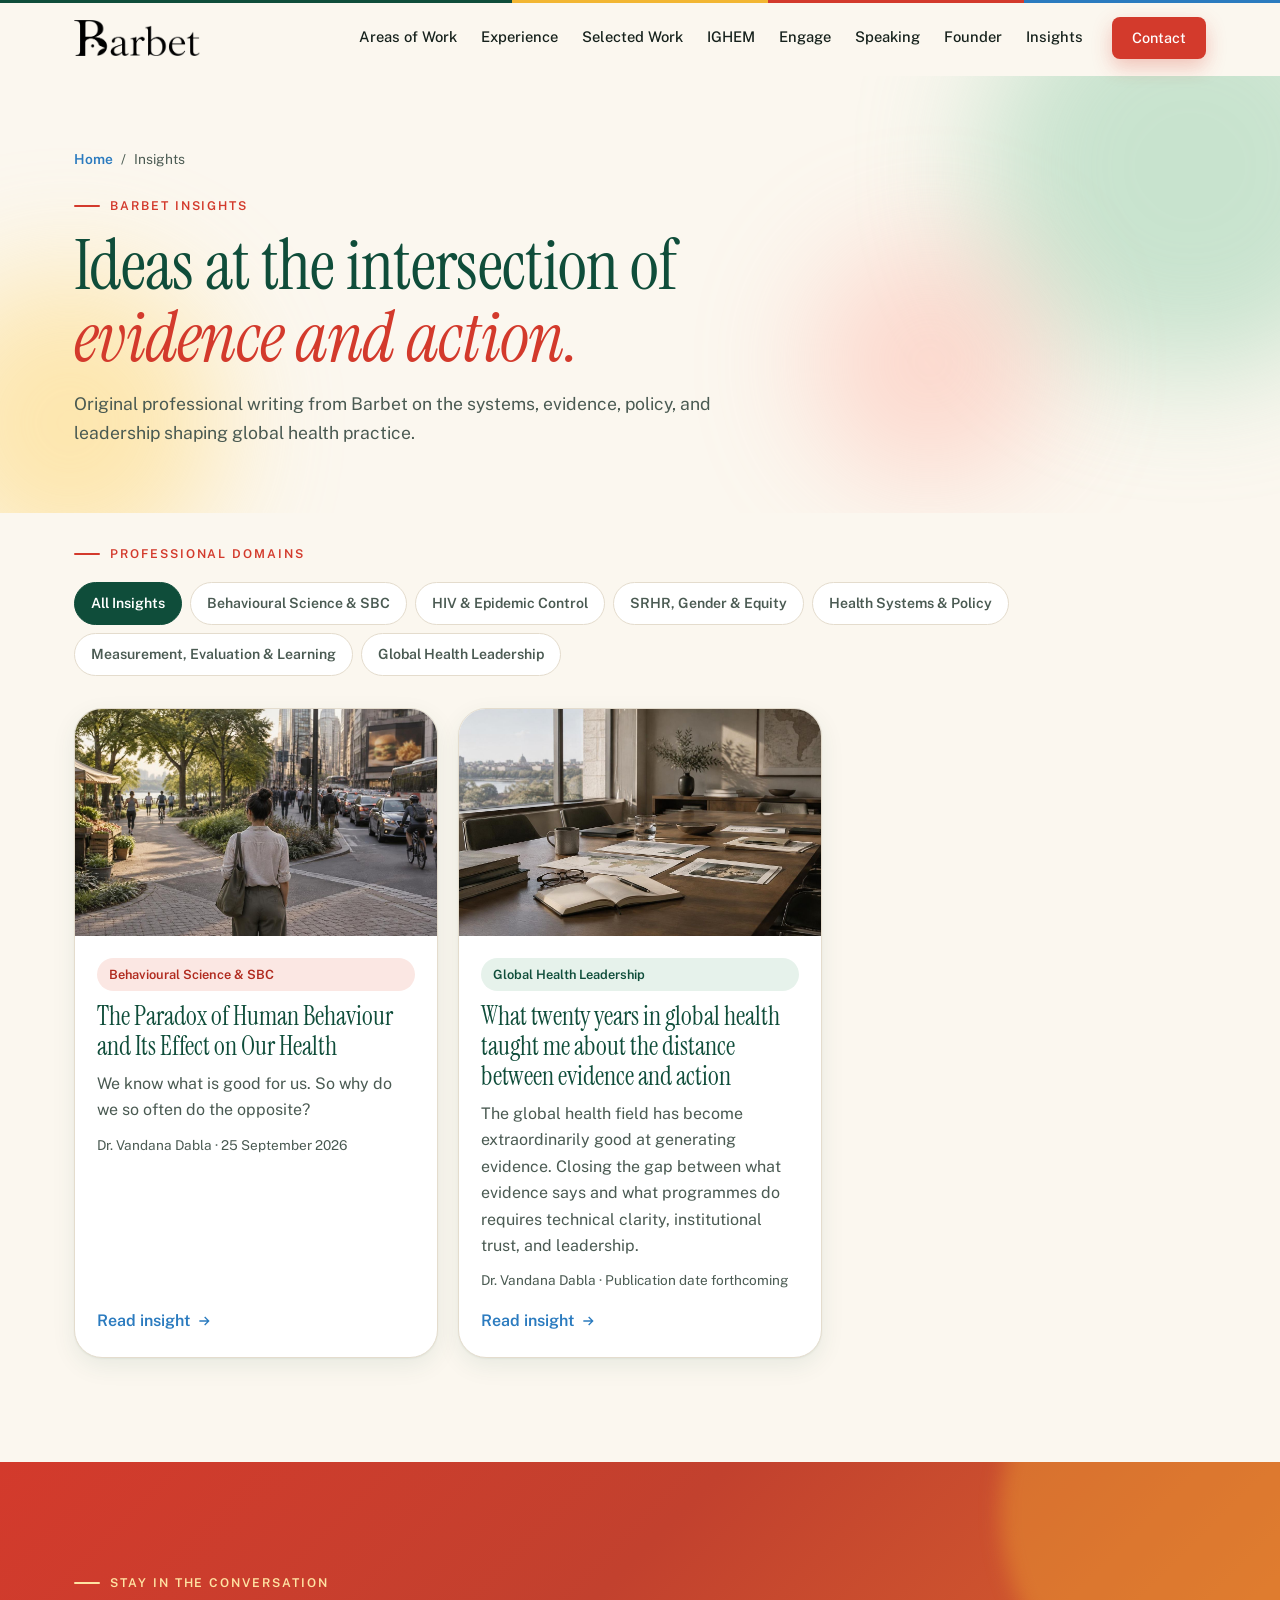
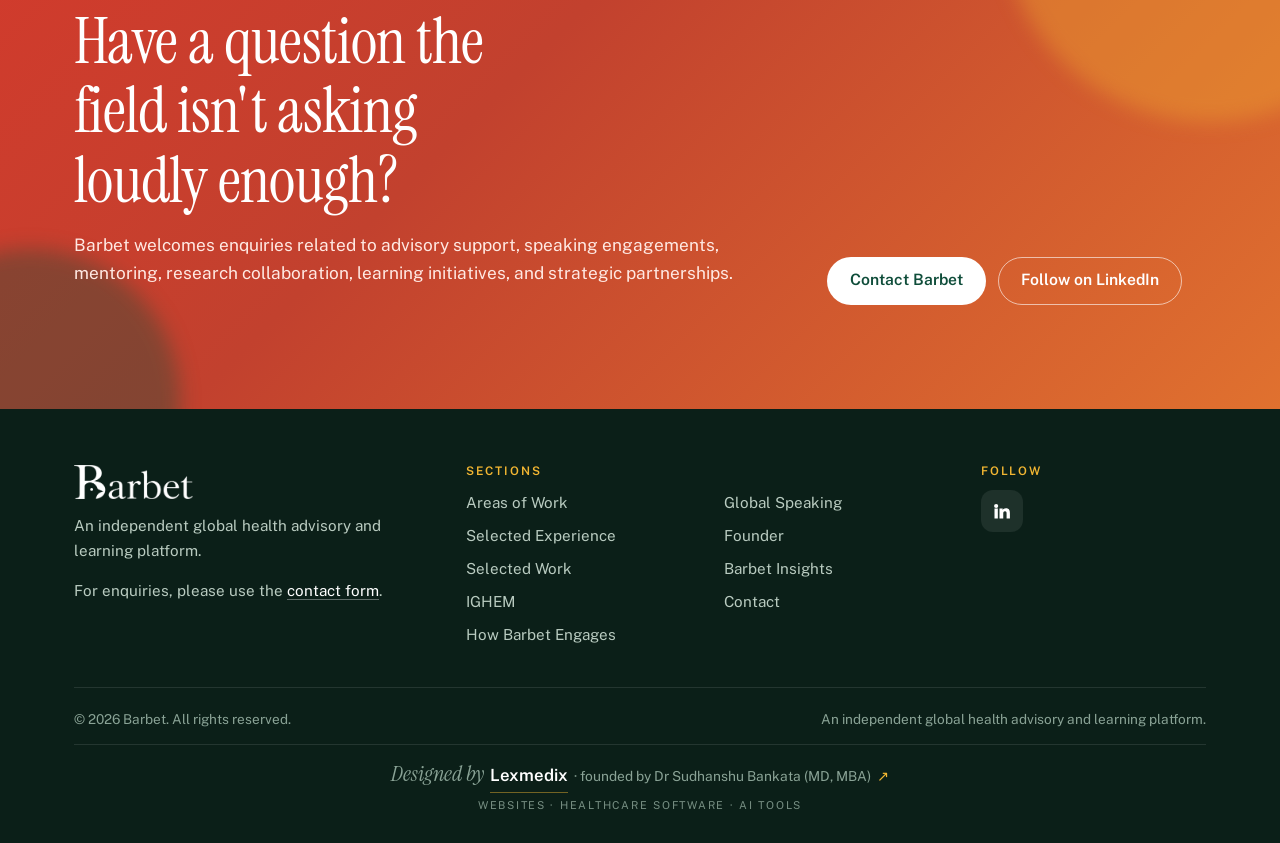
<file: insights/index.html>
<!doctype html>
<html lang="en" class="no-js">
<head>
  <meta charset="utf-8">
  <meta name="viewport" content="width=device-width, initial-scale=1, viewport-fit=cover">
  <title>Barbet Insights — Original thinking in global health</title>
  <meta name="description" content="Barbet Insights brings together original professional writing on evidence, policy, implementation, health equity, and global health leadership.">
  <meta name="theme-color" content="#0f4d3a">
  <link rel="canonical" href="https://barbetglobal.com/insights">
  <meta property="og:type" content="website">
  <meta property="og:site_name" content="Barbet">
  <meta property="og:url" content="https://barbetglobal.com/insights">
  <meta property="og:title" content="Barbet Insights — Original thinking in global health">
  <meta property="og:description" content="Barbet Insights brings together original professional writing on evidence, policy, implementation, health equity, and global health leadership.">
  <meta property="og:image" content="https://barbetglobal.com/assets/img/og-image.jpg">
  <meta name="twitter:card" content="summary_large_image">
  <meta name="twitter:title" content="Barbet Insights — Original thinking in global health">
  <meta name="twitter:description" content="Barbet Insights brings together original professional writing on evidence, policy, implementation, health equity, and global health leadership.">
  <meta name="twitter:image" content="https://barbetglobal.com/assets/img/og-image.jpg">
  <link rel="icon" type="image/png" href="../assets/img/favicon.png">
  <link rel="apple-touch-icon" href="../assets/img/apple-touch-icon.png">
  <link rel="preconnect" href="https://fonts.googleapis.com">
  <link rel="preconnect" href="https://fonts.gstatic.com" crossorigin>
  <link rel="stylesheet" href="https://fonts.googleapis.com/css2?family=Instrument+Serif:ital@0;1&family=Public+Sans:wght@300;400;500;600;700&display=swap">
  <link rel="stylesheet" href="../assets/css/site.css?v=56f7fce6">
</head>
<body>
<a class="skip-link" href="#main">Skip to content</a>
<div class="progress" aria-hidden="true"></div>

<!-- HEADER (copied from index.html — keep in sync) -->
<header class="site-header">
  <div class="wrap header-inner">
    <a class="brand" href="../" aria-label="Barbet — home">
      <img src="../assets/img/barbet-logo.png" alt="Barbet" width="600" height="171">
    </a>
    <button class="nav-toggle" aria-expanded="false" aria-controls="site-nav">
      <svg viewBox="0 0 24 24" fill="none" stroke="currentColor" stroke-width="2" stroke-linecap="round"><path d="M4 7h16M4 12h16M4 17h10"/></svg><span class="sr-only">Open menu</span>
    </button>
    <nav class="nav" id="site-nav" aria-label="Main">
      <ul>
        <li><a href="../#areas">Areas of Work</a></li>
        <li><a href="../#experience">Experience</a></li>
        <li><a href="../#publications">Selected Work</a></li>
        <li><a href="../#ighem">IGHEM</a></li>
        <li><a href="../#engagements">Engage</a></li>
        <li><a href="../#speaking">Speaking</a></li>
        <li><a href="../#founder">Founder</a></li>
        <li><a href="../insights/">Insights</a></li>
      </ul>
      <div class="nav-cta"><a class="btn btn-primary btn-block" href="../#contact">Contact</a></div>
    </nav>
  </div>
</header>

<main id="main">
<section class="page-hero hero" aria-labelledby="page-title">
  <div class="hero-bg" aria-hidden="true"><span class="blob g"></span><span class="blob y"></span><span class="blob r"></span></div>
  <div class="wrap reveal">
    <nav class="breadcrumb" aria-label="Breadcrumb"><a href="../">Home</a><span>/</span><span>Insights</span></nav>
    <p class="eyebrow">Barbet Insights</p>
    <h1 id="page-title">Ideas at the intersection of <em class="accent">evidence and action.</em></h1>
    <p class="lead">Original professional writing from Barbet on the systems, evidence, policy, and leadership shaping global health practice.</p>
  </div>
</section>

<section class="section" style="padding-top:24px" aria-label="All insights">
  <div class="wrap">
    <p class="eyebrow">Professional domains</p>
    <div class="filters" data-filters role="toolbar" aria-label="Filter insights by domain">
        <button class="filter" data-filter="all" aria-pressed="true">All Insights</button>
        <button class="filter" data-filter="sbc" aria-pressed="false">Behavioural Science &amp; SBC</button>
        <button class="filter" data-filter="hiv" aria-pressed="false">HIV &amp; Epidemic Control</button>
        <button class="filter" data-filter="srhr" aria-pressed="false">SRHR, Gender &amp; Equity</button>
        <button class="filter" data-filter="systems" aria-pressed="false">Health Systems &amp; Policy</button>
        <button class="filter" data-filter="mel" aria-pressed="false">Measurement, Evaluation &amp; Learning</button>
        <button class="filter" data-filter="leadership" aria-pressed="false">Global Health Leadership</button>
    </div>
    <div class="insight-grid three">

      <!-- INSIGHT CARD — newest first. data-domain must match a filter button's data-filter. -->
      <article class="insight-card reveal" data-domain="sbc">
        <a class="media" href="the-paradox-of-human-behaviour/"><img src="../assets/img/insight-human-behaviour.jpg" alt="A woman stands at a crossroads between an environment representing healthy behaviours and an urban environment representing modern health pressures." loading="lazy" width="1400" height="882"></a>
        <div class="body">
          <span class="chip red">Behavioural Science &amp; SBC</span>
          <h3><a href="the-paradox-of-human-behaviour/">The Paradox of Human Behaviour and Its Effect on Our Health</a></h3>
          <p>We know what is good for us. So why do we so often do the opposite?</p>
          <p class="by">Dr. Vandana Dabla · 25 September 2026</p>
          <a class="text-link" href="the-paradox-of-human-behaviour/">Read insight <svg viewBox="0 0 24 24" fill="none" stroke="currentColor" stroke-width="2"><path d="M5 12h14M13 6l6 6-6 6"/></svg></a>
        </div>
      </article>

      <article class="insight-card reveal" data-domain="leadership" style="--d:.08s">
        <a class="media" href="distance-between-evidence-and-action/"><img src="../assets/img/insight-evidence-action.jpg" alt="A quiet policy meeting room with research papers, charts, and an open notebook" loading="lazy" width="1400" height="882"></a>
        <div class="body">
          <span class="chip">Global Health Leadership</span>
          <h3><a href="distance-between-evidence-and-action/">What twenty years in global health taught me about the distance between evidence and action</a></h3>
          <p>The global health field has become extraordinarily good at generating evidence. Closing the gap between what evidence says and what programmes do requires technical clarity, institutional trust, and leadership.</p>
          <p class="by">Dr. Vandana Dabla · Publication date forthcoming</p>
          <a class="text-link" href="distance-between-evidence-and-action/">Read insight <svg viewBox="0 0 24 24" fill="none" stroke="currentColor" stroke-width="2"><path d="M5 12h14M13 6l6 6-6 6"/></svg></a>
        </div>
      </article>

    </div>
    <p class="empty-note">New writing in this domain is on its way. <a class="text-link" href="../#contact">Suggest a question for Barbet to explore</a></p>
  </div>
</section>

<section class="section contact" aria-labelledby="sub-title">
  <div class="wrap">
    <div>
      <p class="eyebrow">Stay in the conversation</p>
      <h2 id="sub-title">Have a question the field isn't asking loudly enough?</h2>
      <p class="lead">Barbet welcomes enquiries related to advisory support, speaking engagements, mentoring, research collaboration, learning initiatives, and strategic partnerships.</p>
    </div>
    <div class="btn-row">
      <a class="btn btn-light" href="https://forms.gle/GpPDcCFwRe4NdmGh6" target="_blank" rel="noopener">Contact Barbet</a>
      <a class="btn btn-outline-light" href="https://www.linkedin.com/in/vandana-dabla-3a69a029/" target="_blank" rel="noopener">Follow on LinkedIn</a>
    </div>
  </div>
</section>
</main>

<!-- FOOTER (copied from index.html — keep in sync) -->
<footer class="site-footer">
  <div class="wrap">
    <div class="footer-grid">
      <div>
        <img class="flogo" src="../assets/img/barbet-logo-white.png" alt="Barbet" width="600" height="171">
        <p>An independent global health advisory and learning platform.</p>
        <p>For enquiries, please use the <a class="inline-link" href="https://forms.gle/GpPDcCFwRe4NdmGh6" target="_blank" rel="noopener">contact form</a>.</p>
      </div>
      <div>
        <h4>Sections</h4>
        <ul>
          <li><a href="../#areas">Areas of Work</a></li>
          <li><a href="../#experience">Selected Experience</a></li>
          <li><a href="../#publications">Selected Work</a></li>
          <li><a href="../#ighem">IGHEM</a></li>
          <li><a href="../#engagements">How Barbet Engages</a></li>
        </ul>
      </div>
      <div>
        <h4>&nbsp;</h4>
        <ul>
          <li><a href="../#speaking">Global Speaking</a></li>
          <li><a href="../#founder">Founder</a></li>
          <li><a href="../insights/">Barbet Insights</a></li>
          <li><a href="../#contact">Contact</a></li>
        </ul>
      </div>
      <div>
        <h4>Follow</h4>
        <div class="social">
          <a href="https://www.linkedin.com/in/vandana-dabla-3a69a029/" target="_blank" rel="noopener" aria-label="LinkedIn"><svg viewBox="0 0 24 24" fill="currentColor"><path d="M4.98 3.5a2.5 2.5 0 1 1 0 5 2.5 2.5 0 0 1 0-5zM3 9h4v12H3zM9 9h3.8v1.7h.1c.5-1 1.8-2 3.8-2 4 0 4.8 2.6 4.8 6V21h-4v-5.6c0-1.3 0-3-1.9-3s-2.1 1.4-2.1 2.9V21H9z"/></svg></a>
        </div>
      </div>
    </div>
    <div class="footer-bottom">
      <span>© <span data-year>2026</span> Barbet. All rights reserved.</span>
      <span>An independent global health advisory and learning platform.</span>
    </div>
  <div class="made-by"><a class="mb" href="https://lexmedix.in/services/" target="_blank" rel="noopener"><span class="mb-main"><span class="mb-pre">Designed by</span> <span class="mb-name">Lexmedix</span> <span class="mb-cred"><span class="mb-dot" aria-hidden="true">&middot; </span><span class="mb-sr">, </span>founded by Dr Sudhanshu Bankata (MD, MBA)</span><span class="mb-arrow" aria-hidden="true">&#8599;</span></span><span class="mb-sr">, </span><span class="mb-sub">Websites &middot; Healthcare software &middot; AI tools</span><span class="mb-sr"> (opens in a new tab)</span></a></div>
</div>
</footer>
<button class="to-top" aria-label="Back to top"><svg viewBox="0 0 24 24" fill="none" stroke="currentColor" stroke-width="2" stroke-linecap="round"><path d="M12 19V5M5 12l7-7 7 7"/></svg></button>
<script src="../assets/js/site.js" defer></script>
</body>
</html>
</file>
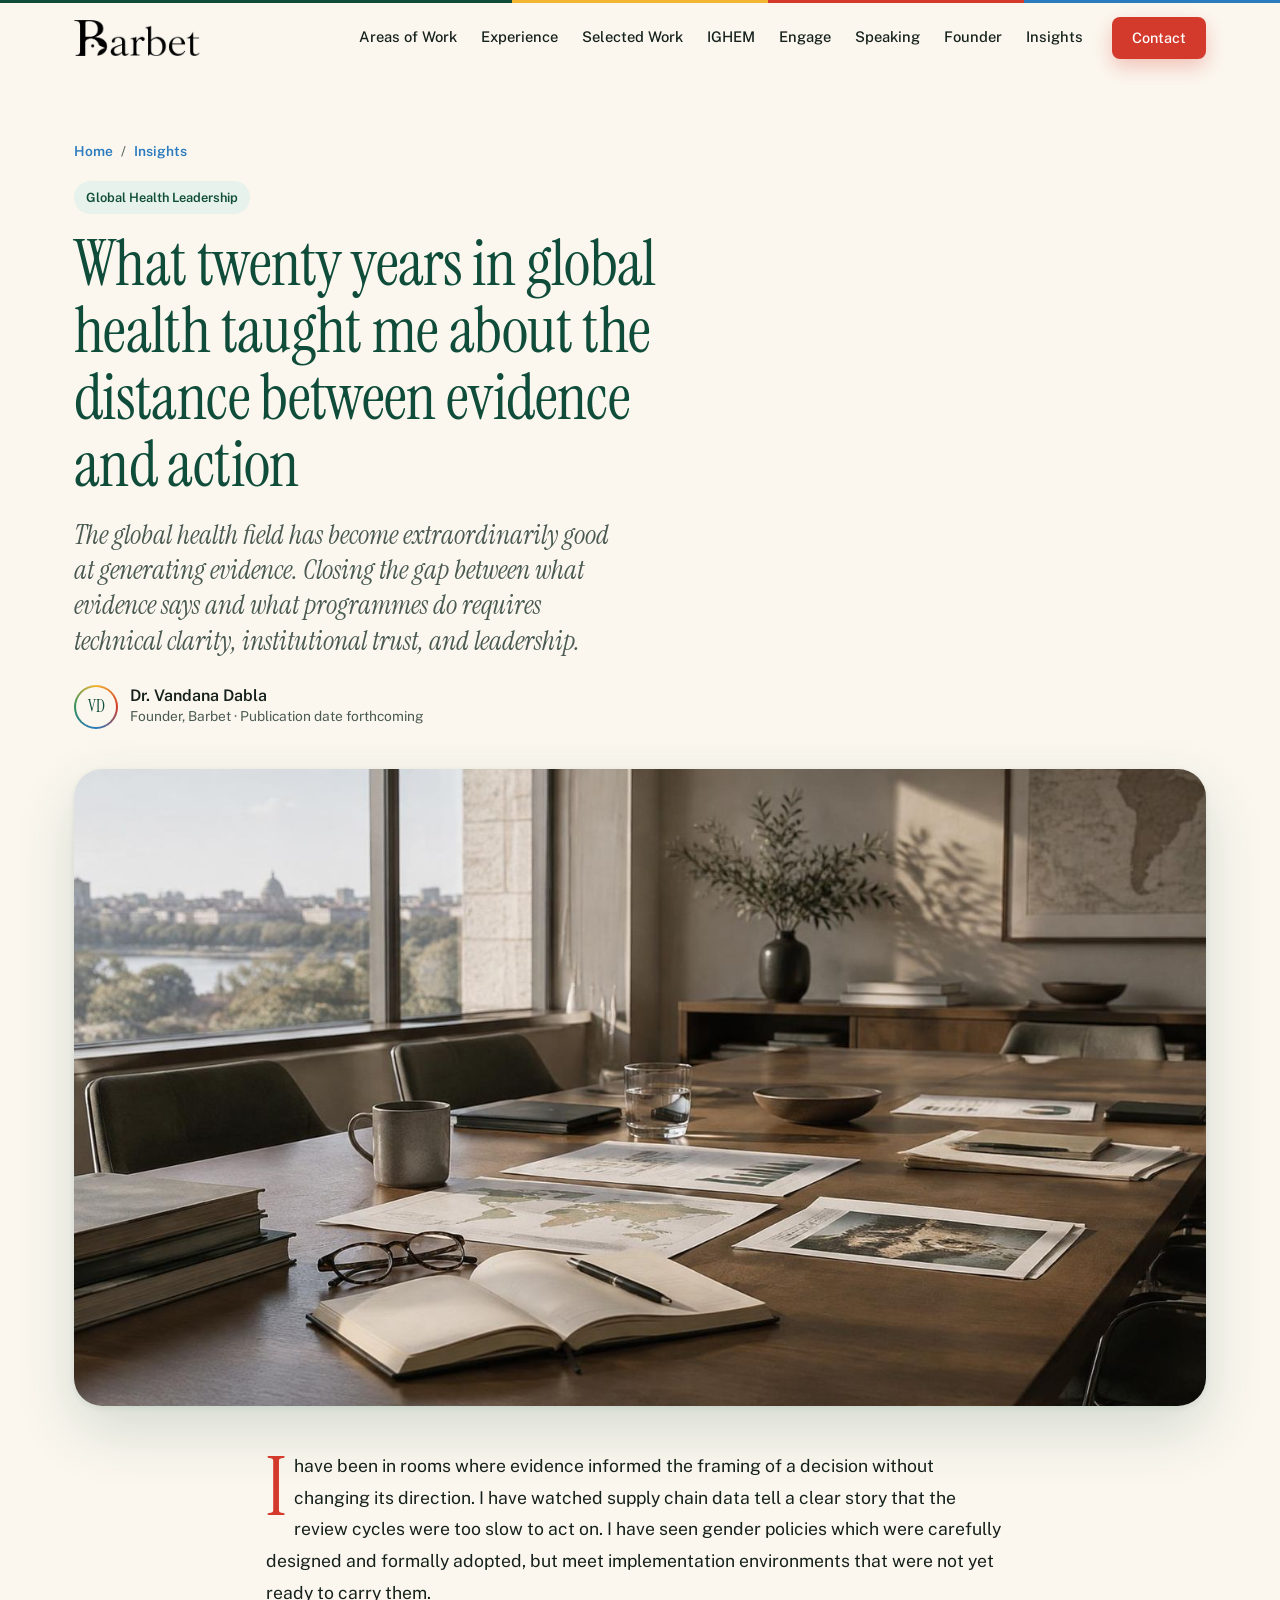
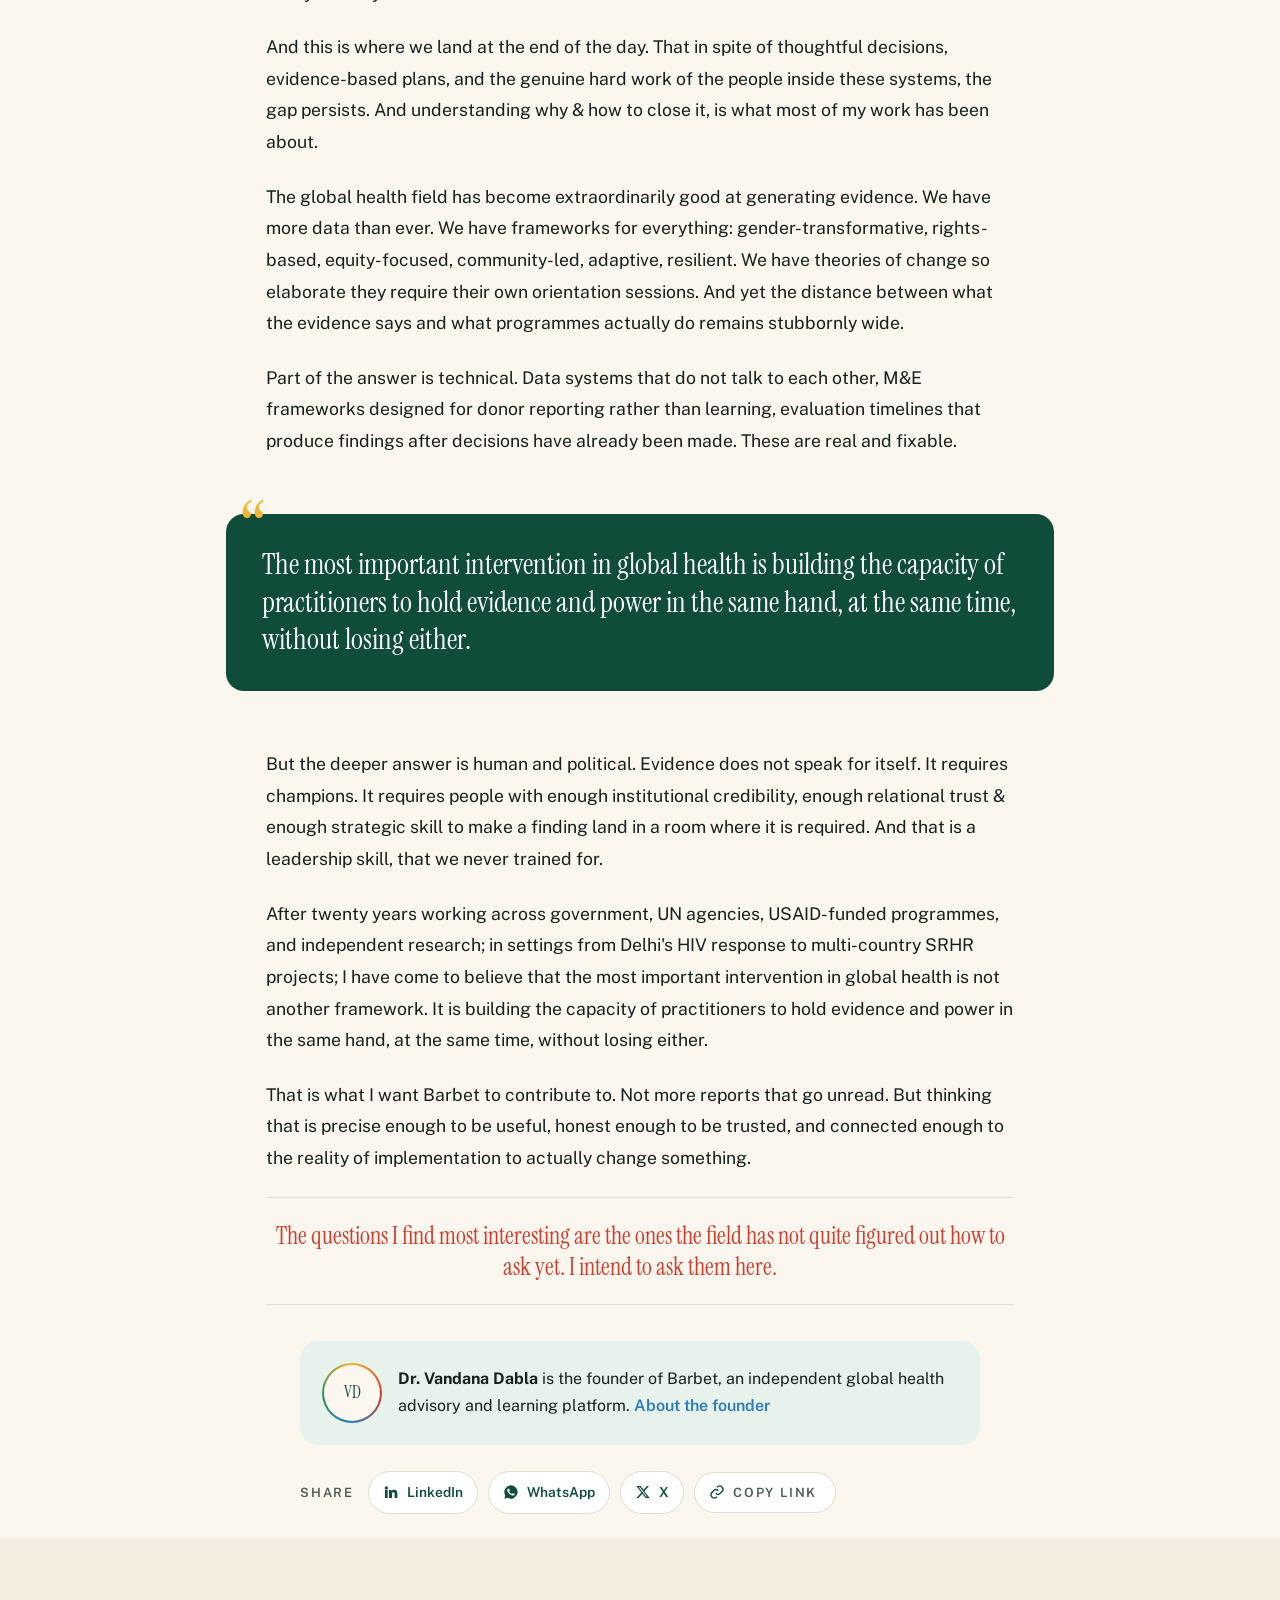
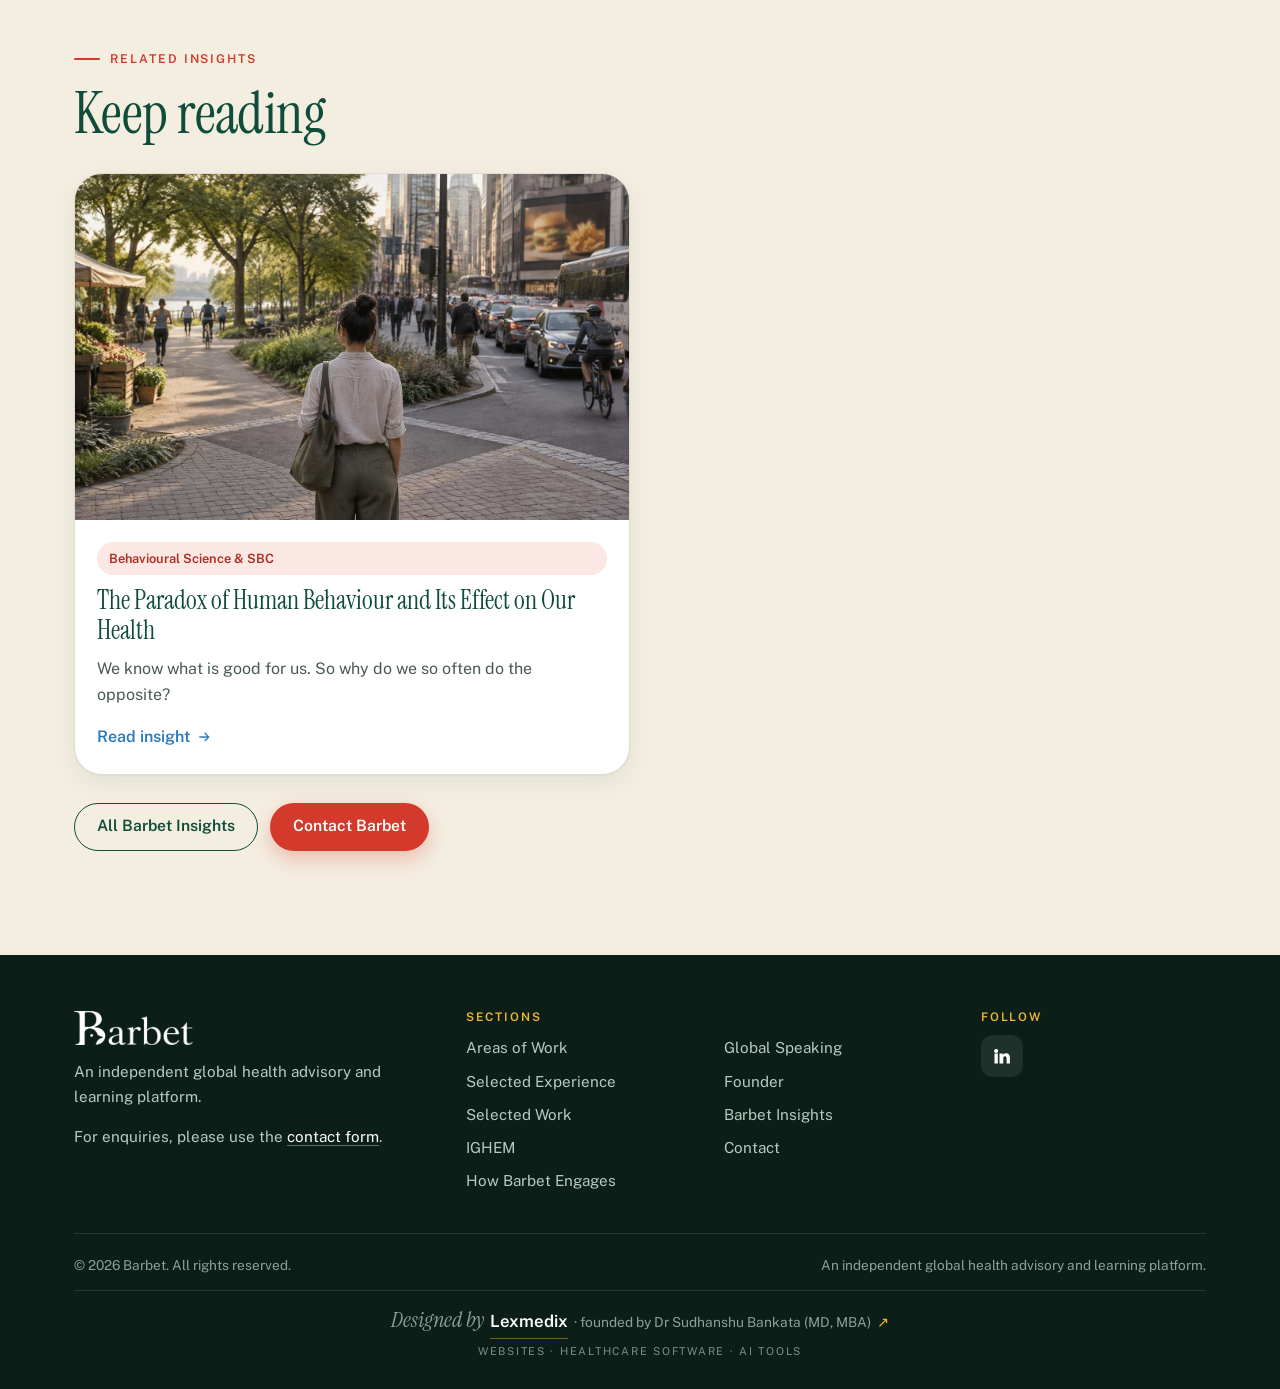
<file: insights/distance-between-evidence-and-action/index.html>
<!doctype html>
<html lang="en" class="no-js">
<head>
  <meta charset="utf-8">
  <meta name="viewport" content="width=device-width, initial-scale=1, viewport-fit=cover">
  <title>What twenty years in global health taught me about the distance between evidence and action — Barbet Insights</title>
  <meta name="description" content="The global health field has become extraordinarily good at generating evidence. Closing the gap between what evidence says and what programmes do requires technical clarity, institutional trust, and leadership.">
  <meta name="theme-color" content="#0f4d3a">
  <link rel="canonical" href="https://barbetglobal.com/insights/distance-between-evidence-and-action">
  <meta property="og:type" content="article">
  <meta property="og:site_name" content="Barbet">
  <meta property="og:url" content="https://barbetglobal.com/insights/distance-between-evidence-and-action">
  <meta property="og:title" content="What twenty years in global health taught me about the distance between evidence and action — Barbet Insights">
  <meta property="og:description" content="The global health field has become extraordinarily good at generating evidence. Closing the gap between what evidence says and what programmes do requires technical clarity, institutional trust, and leadership.">
  <meta property="og:image" content="https://barbetglobal.com/assets/img/insight-evidence-action.jpg">
  <meta name="twitter:card" content="summary_large_image">
  <meta name="twitter:title" content="What twenty years in global health taught me about the distance between evidence and action — Barbet Insights">
  <meta name="twitter:description" content="The global health field has become extraordinarily good at generating evidence. Closing the gap between what evidence says and what programmes do requires technical clarity, institutional trust, and leadership.">
  <meta name="twitter:image" content="https://barbetglobal.com/assets/img/insight-evidence-action.jpg">
  <link rel="icon" type="image/png" href="../../assets/img/favicon.png">
  <link rel="apple-touch-icon" href="../../assets/img/apple-touch-icon.png">
  <link rel="preconnect" href="https://fonts.googleapis.com">
  <link rel="preconnect" href="https://fonts.gstatic.com" crossorigin>
  <link rel="stylesheet" href="https://fonts.googleapis.com/css2?family=Instrument+Serif:ital@0;1&family=Public+Sans:wght@300;400;500;600;700&display=swap">
  <link rel="stylesheet" href="../../assets/css/site.css?v=56f7fce6">
  <script type="application/ld+json">
  {"@context":"https://schema.org","@type":"Article","headline":"What twenty years in global health taught me about the distance between evidence and action","description":"The global health field has become extraordinarily good at generating evidence. Closing the gap between what evidence says and what programmes do requires technical clarity, institutional trust, and leadership.","image":"https://barbetglobal.com/assets/img/insight-evidence-action.jpg","author":{"@type":"Person","name":"Dr. Vandana Dabla","url":"https://barbetglobal.com/#founder"},"publisher":{"@type":"Organization","name":"Barbet","logo":{"@type":"ImageObject","url":"https://barbetglobal.com/assets/img/barbet-logo.png"}},"mainEntityOfPage":"https://barbetglobal.com/insights/distance-between-evidence-and-action"}
  </script>
</head>
<body>
<a class="skip-link" href="#main">Skip to content</a>
<div class="progress" aria-hidden="true"></div>

<!-- HEADER (copied from index.html — keep in sync) -->
<header class="site-header">
  <div class="wrap header-inner">
    <a class="brand" href="../../" aria-label="Barbet — home">
      <img src="../../assets/img/barbet-logo.png" alt="Barbet" width="600" height="171">
    </a>
    <button class="nav-toggle" aria-expanded="false" aria-controls="site-nav">
      <svg viewBox="0 0 24 24" fill="none" stroke="currentColor" stroke-width="2" stroke-linecap="round"><path d="M4 7h16M4 12h16M4 17h10"/></svg><span class="sr-only">Open menu</span>
    </button>
    <nav class="nav" id="site-nav" aria-label="Main">
      <ul>
        <li><a href="../../#areas">Areas of Work</a></li>
        <li><a href="../../#experience">Experience</a></li>
        <li><a href="../../#publications">Selected Work</a></li>
        <li><a href="../../#ighem">IGHEM</a></li>
        <li><a href="../../#engagements">Engage</a></li>
        <li><a href="../../#speaking">Speaking</a></li>
        <li><a href="../../#founder">Founder</a></li>
        <li><a href="../../insights/">Insights</a></li>
      </ul>
      <div class="nav-cta"><a class="btn btn-primary btn-block" href="../../#contact">Contact</a></div>
    </nav>
  </div>
</header>

<main id="main">
<article>
  <header class="article-head">
    <div class="wrap">
      <nav class="breadcrumb" aria-label="Breadcrumb"><a href="../../">Home</a><span>/</span><a href="../">Insights</a></nav>
      <span class="chip ">Global Health Leadership</span>
      <h1 style="margin-top:16px">What twenty years in global health taught me about the distance between evidence and action</h1>
      <p class="standfirst">The global health field has become extraordinarily good at generating evidence. Closing the gap between what evidence says and what programmes do requires technical clarity, institutional trust, and leadership.</p>
      <div class="byline">
        <span class="av"><span>VD</span></span>
        <div><div class="who">Dr. Vandana Dabla</div><div class="when">Founder, Barbet · Publication date forthcoming</div></div>
      </div>
    </div>
  </header>
  <div class="wrap">
    <figure class="article-figure"><img src="../../assets/img/insight-evidence-action.jpg" alt="A quiet policy meeting room with research papers, charts, and an open notebook" width="1400" height="882"></figure>
  </div>
  <div class="wrap" style="padding-top:36px;padding-bottom:24px">
    <div class="prose">
      <p>I have been in rooms where evidence informed the framing of a decision without changing its direction. I have watched supply chain data tell a clear story that the review cycles were too slow to act on. I have seen gender policies which were carefully designed and formally adopted, but meet implementation environments that were not yet ready to carry them.</p>
      <p>And this is where we land at the end of the day. That in spite of thoughtful decisions, evidence-based plans, and the genuine hard work of the people inside these systems, the gap persists. And understanding why &amp; how to close it, is what most of my work has been about.</p>
      <p>The global health field has become extraordinarily good at generating evidence. We have more data than ever. We have frameworks for everything: gender-transformative, rights-based, equity-focused, community-led, adaptive, resilient. We have theories of change so elaborate they require their own orientation sessions. And yet the distance between what the evidence says and what programmes actually do remains stubbornly wide.</p>
      <p>Part of the answer is technical. Data systems that do not talk to each other, M&amp;E frameworks designed for donor reporting rather than learning, evaluation timelines that produce findings after decisions have already been made. These are real and fixable.</p>
      <blockquote>The most important intervention in global health is building the capacity of practitioners to hold evidence and power in the same hand, at the same time, without losing either.</blockquote>
      <p>But the deeper answer is human and political. Evidence does not speak for itself. It requires champions. It requires people with enough institutional credibility, enough relational trust &amp; enough strategic skill to make a finding land in a room where it is required. And that is a leadership skill, that we never trained for.</p>
      <p>After twenty years working across government, UN agencies, USAID-funded programmes, and independent research; in settings from Delhi's HIV response to multi-country SRHR projects; I have come to believe that the most important intervention in global health is not another framework. It is building the capacity of practitioners to hold evidence and power in the same hand, at the same time, without losing either.</p>
      <p>That is what I want Barbet to contribute to. Not more reports that go unread. But thinking that is precise enough to be useful, honest enough to be trusted, and connected enough to the reality of implementation to actually change something.</p>
      <p class="closing">The questions I find most interesting are the ones the field has not quite figured out how to ask yet. I intend to ask them here.</p>
    </div>
    <div class="author-box">
      <span class="av"><span>VD</span></span>
      <p><strong>Dr. Vandana Dabla</strong> is the founder of Barbet, an independent global health advisory and learning platform. <a class="text-link" href="../../#founder">About the founder</a></p>
    </div>
    <div class="share" aria-label="Share this insight">
      <span>Share</span>
      <a href="https://www.linkedin.com/sharing/share-offsite/?url=https://barbetglobal.com/insights/distance-between-evidence-and-action" target="_blank" rel="noopener"><svg viewBox="0 0 24 24" fill="currentColor"><path d="M4.98 3.5a2.5 2.5 0 1 1 0 5 2.5 2.5 0 0 1 0-5zM3 9h4v12H3zM9 9h3.8v1.7h.1c.5-1 1.8-2 3.8-2 4 0 4.8 2.6 4.8 6V21h-4v-5.6c0-1.3 0-3-1.9-3s-2.1 1.4-2.1 2.9V21H9z"/></svg>LinkedIn</a>
      <a href="https://wa.me/?text=What%20twenty%20years%20in%20global%20health%20taught%20me%20about%20the%20distance%20between%20evidence%20and%20action%20https://barbetglobal.com/insights/distance-between-evidence-and-action" target="_blank" rel="noopener"><svg viewBox="0 0 24 24" fill="currentColor"><path d="M12 2a10 10 0 0 0-8.6 15.1L2 22l5-1.3A10 10 0 1 0 12 2zm5.4 14.1c-.2.6-1.3 1.2-1.8 1.2-.5.1-1 .2-3.3-.7-2.8-1.1-4.5-3.9-4.7-4.1-.1-.2-1.1-1.5-1.1-2.9s.7-2 1-2.3c.2-.3.5-.3.7-.3h.5c.2 0 .4 0 .6.5l.8 2c.1.2.1.3 0 .5l-.4.6-.3.4c-.1.1-.3.3-.1.6.2.3.8 1.2 1.6 2 1.1 1 2 1.3 2.3 1.4.3.1.4.1.6-.1l.8-1c.2-.3.4-.2.6-.1l1.9.9c.3.1.5.2.5.3.1.2.1.6-.1 1.1z"/></svg>WhatsApp</a>
      <a href="https://x.com/intent/post?url=https://barbetglobal.com/insights/distance-between-evidence-and-action&text=What%20twenty%20years%20in%20global%20health%20taught%20me%20about%20the%20distance%20between%20evidence%20and%20action" target="_blank" rel="noopener"><svg viewBox="0 0 24 24" fill="currentColor"><path d="M17.8 3h3.1l-6.8 7.8L22 21h-6.2l-4.9-6.4L5.3 21H2.2l7.3-8.3L2 3h6.4l4.4 5.8zm-1.1 16.2h1.7L7.4 4.7H5.6z"/></svg>X</a>
      <button type="button" data-copy-link><svg viewBox="0 0 24 24" fill="none" stroke="currentColor" stroke-width="2"><path d="M10 14a5 5 0 0 0 7 0l3-3a5 5 0 0 0-7-7l-1 1M14 10a5 5 0 0 0-7 0l-3 3a5 5 0 0 0 7 7l1-1"/></svg><span data-label>Copy link</span></button>
    </div>
  </div>
</article>

<section class="section alt" aria-labelledby="rel-title">
  <div class="wrap">
    <p class="eyebrow">Related Insights</p>
    <h2 class="section-title" id="rel-title" style="margin-bottom:28px">Keep reading</h2>
    <div class="insight-grid">
      <article class="insight-card">
        <a class="media" href="../the-paradox-of-human-behaviour/"><img src="../../assets/img/insight-human-behaviour.jpg" alt="A woman stands at a crossroads between an environment representing healthy behaviours and an urban environment representing modern health pressures." loading="lazy" width="1400" height="882"></a>
        <div class="body">
          <span class="chip red">Behavioural Science &amp; SBC</span>
          <h3><a href="../the-paradox-of-human-behaviour/">The Paradox of Human Behaviour and Its Effect on Our Health</a></h3>
          <p>We know what is good for us. So why do we so often do the opposite?</p>
          <a class="text-link" href="../the-paradox-of-human-behaviour/">Read insight <svg viewBox="0 0 24 24" fill="none" stroke="currentColor" stroke-width="2"><path d="M5 12h14M13 6l6 6-6 6"/></svg></a>
        </div>
      </article>
    </div>
    <div class="btn-row" style="margin-top:28px"><a class="btn btn-ghost" href="../">All Barbet Insights</a><a class="btn btn-primary" href="https://forms.gle/GpPDcCFwRe4NdmGh6" target="_blank" rel="noopener">Contact Barbet</a></div>
  </div>
</section>
</main>

<!-- FOOTER (copied from index.html — keep in sync) -->
<footer class="site-footer">
  <div class="wrap">
    <div class="footer-grid">
      <div>
        <img class="flogo" src="../../assets/img/barbet-logo-white.png" alt="Barbet" width="600" height="171">
        <p>An independent global health advisory and learning platform.</p>
        <p>For enquiries, please use the <a class="inline-link" href="https://forms.gle/GpPDcCFwRe4NdmGh6" target="_blank" rel="noopener">contact form</a>.</p>
      </div>
      <div>
        <h4>Sections</h4>
        <ul>
          <li><a href="../../#areas">Areas of Work</a></li>
          <li><a href="../../#experience">Selected Experience</a></li>
          <li><a href="../../#publications">Selected Work</a></li>
          <li><a href="../../#ighem">IGHEM</a></li>
          <li><a href="../../#engagements">How Barbet Engages</a></li>
        </ul>
      </div>
      <div>
        <h4>&nbsp;</h4>
        <ul>
          <li><a href="../../#speaking">Global Speaking</a></li>
          <li><a href="../../#founder">Founder</a></li>
          <li><a href="../../insights/">Barbet Insights</a></li>
          <li><a href="../../#contact">Contact</a></li>
        </ul>
      </div>
      <div>
        <h4>Follow</h4>
        <div class="social">
          <a href="https://www.linkedin.com/in/vandana-dabla-3a69a029/" target="_blank" rel="noopener" aria-label="LinkedIn"><svg viewBox="0 0 24 24" fill="currentColor"><path d="M4.98 3.5a2.5 2.5 0 1 1 0 5 2.5 2.5 0 0 1 0-5zM3 9h4v12H3zM9 9h3.8v1.7h.1c.5-1 1.8-2 3.8-2 4 0 4.8 2.6 4.8 6V21h-4v-5.6c0-1.3 0-3-1.9-3s-2.1 1.4-2.1 2.9V21H9z"/></svg></a>
        </div>
      </div>
    </div>
    <div class="footer-bottom">
      <span>© <span data-year>2026</span> Barbet. All rights reserved.</span>
      <span>An independent global health advisory and learning platform.</span>
    </div>
  <div class="made-by"><a class="mb" href="https://lexmedix.in/services/" target="_blank" rel="noopener"><span class="mb-main"><span class="mb-pre">Designed by</span> <span class="mb-name">Lexmedix</span> <span class="mb-cred"><span class="mb-dot" aria-hidden="true">&middot; </span><span class="mb-sr">, </span>founded by Dr Sudhanshu Bankata (MD, MBA)</span><span class="mb-arrow" aria-hidden="true">&#8599;</span></span><span class="mb-sr">, </span><span class="mb-sub">Websites &middot; Healthcare software &middot; AI tools</span><span class="mb-sr"> (opens in a new tab)</span></a></div>
</div>
</footer>
<button class="to-top" aria-label="Back to top"><svg viewBox="0 0 24 24" fill="none" stroke="currentColor" stroke-width="2" stroke-linecap="round"><path d="M12 19V5M5 12l7-7 7 7"/></svg></button>
<script src="../../assets/js/site.js" defer></script>
</body>
</html>
</file>
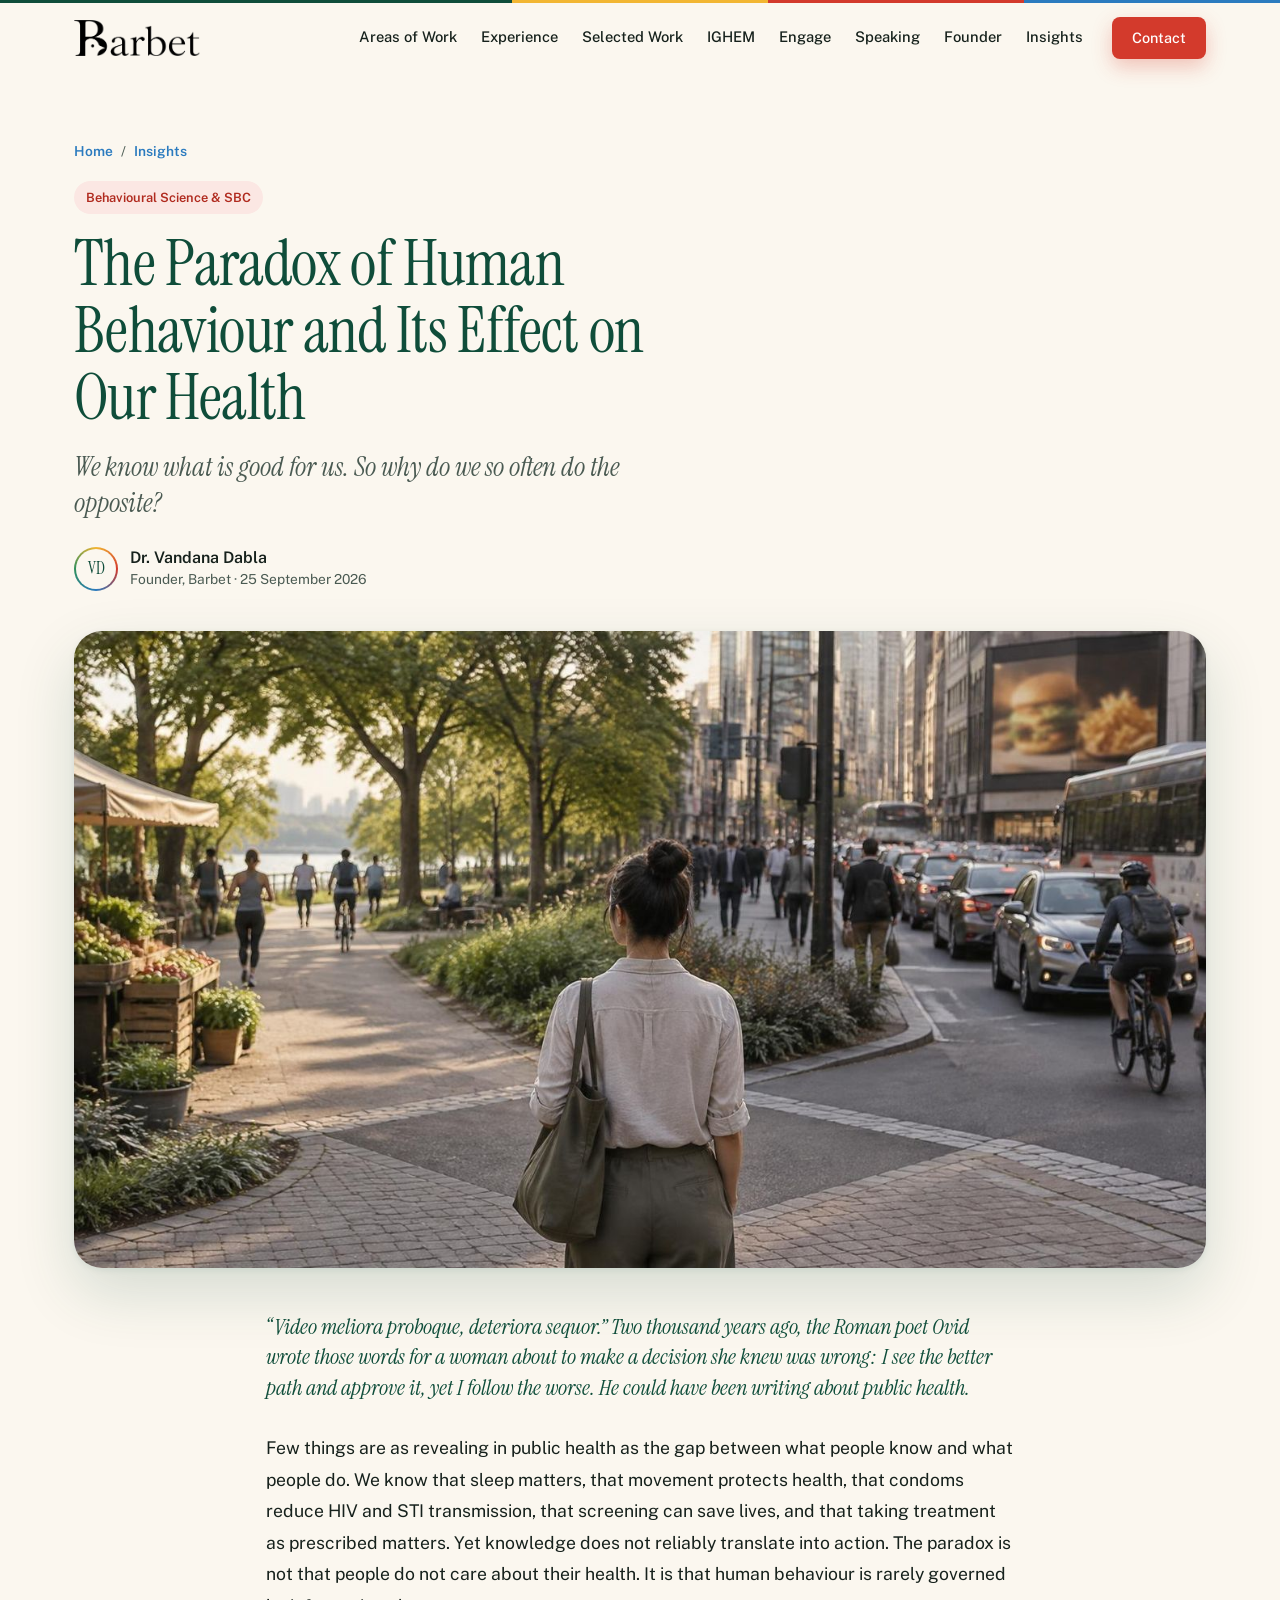
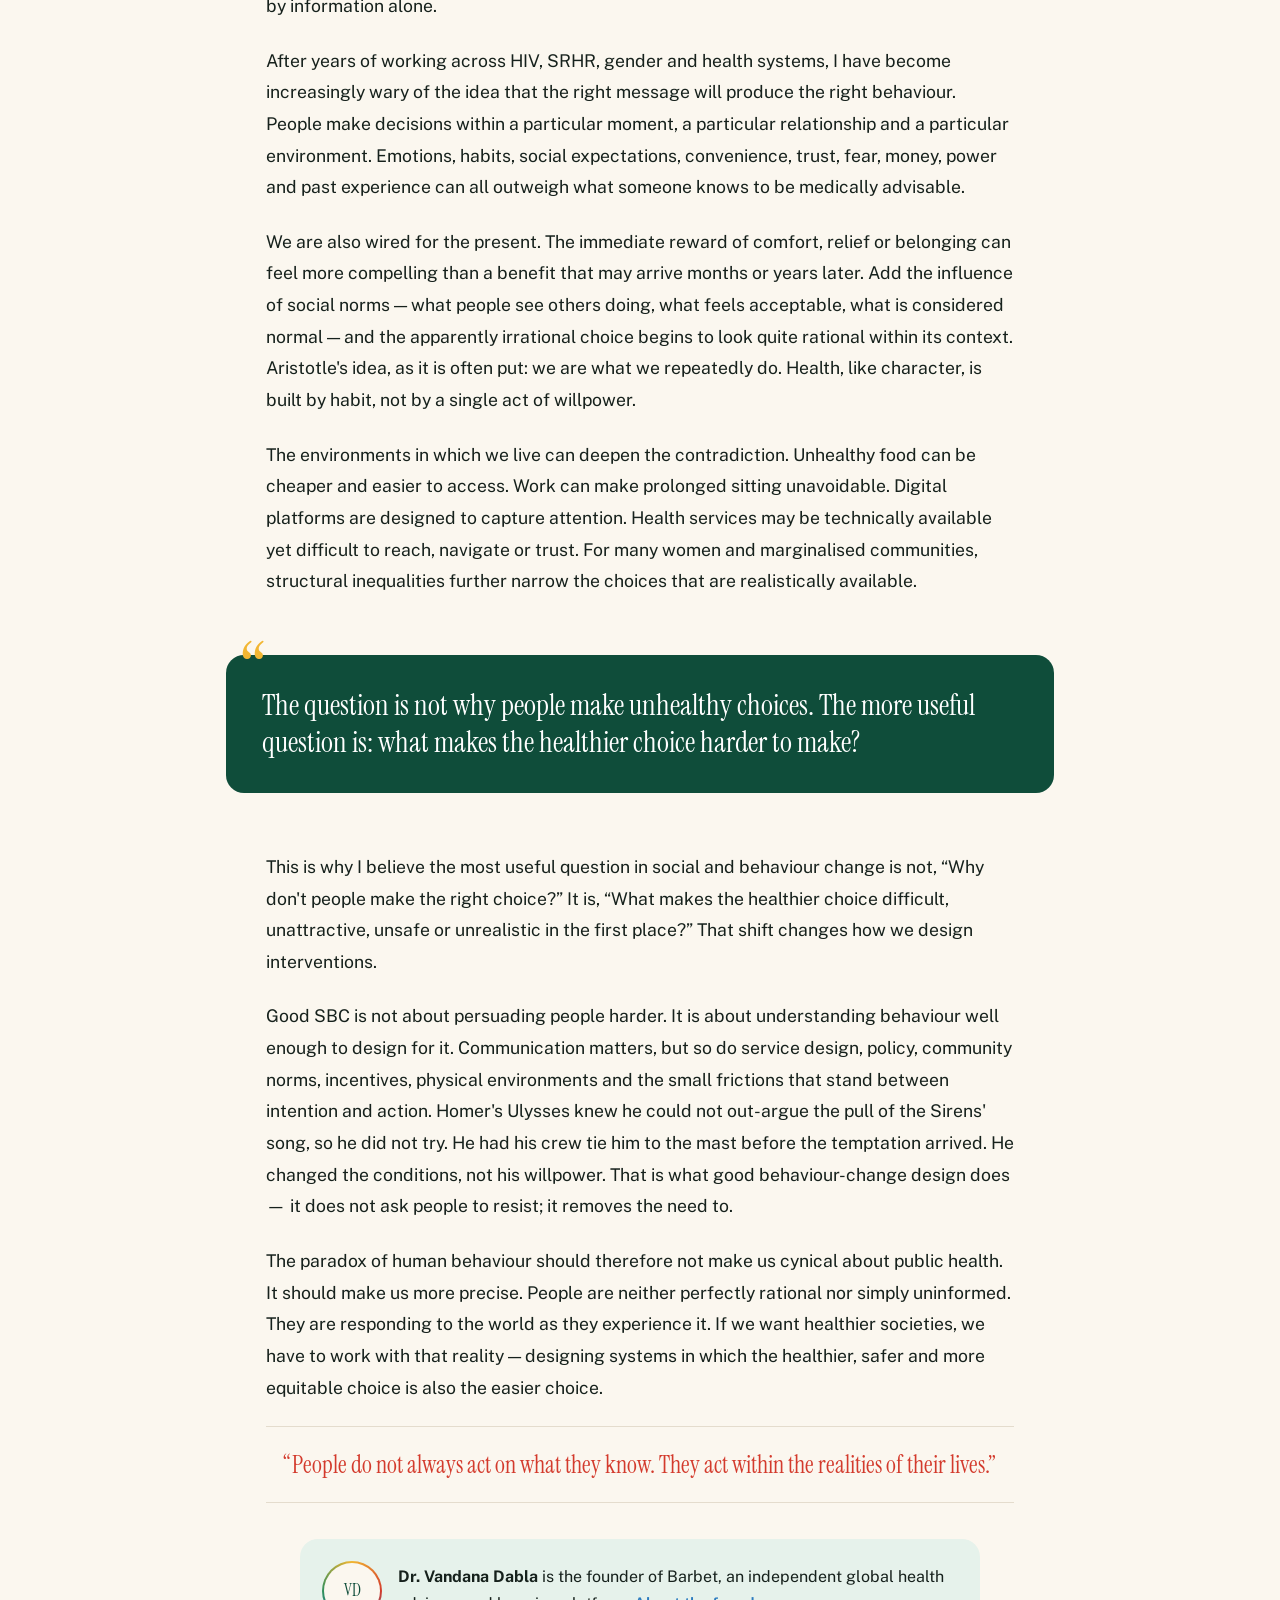
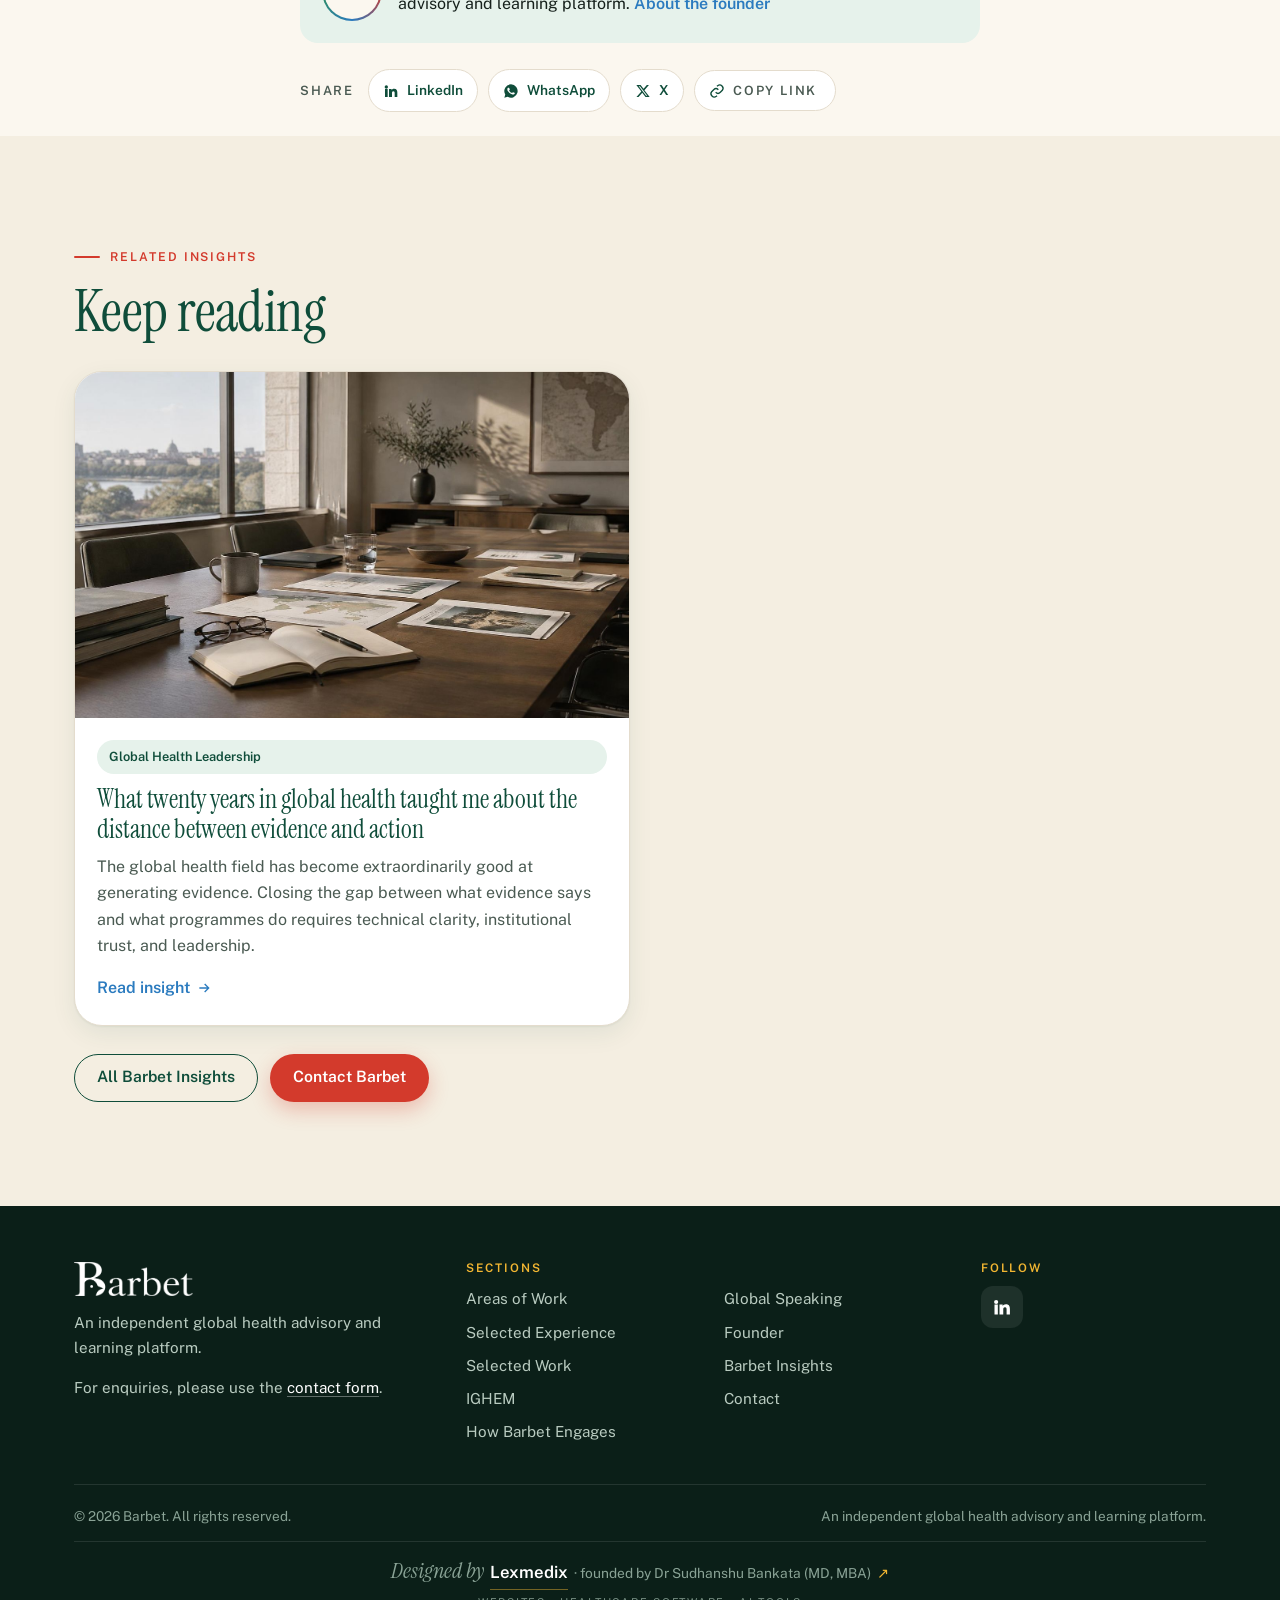
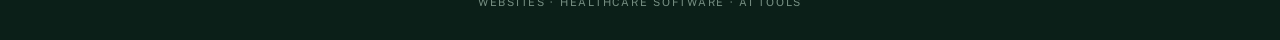
<file: insights/the-paradox-of-human-behaviour/index.html>
<!doctype html>
<html lang="en" class="no-js">
<head>
  <meta charset="utf-8">
  <meta name="viewport" content="width=device-width, initial-scale=1, viewport-fit=cover">
  <title>The Paradox of Human Behaviour and Its Effect on Our Health — Barbet Insights</title>
  <meta name="description" content="Why does health knowledge so often fail to translate into behaviour? Dr. Vandana Dabla examines the behavioural, social and structural forces that shape health choices and what this means for effective social and behaviour change.">
  <meta name="theme-color" content="#0f4d3a">
  <link rel="canonical" href="https://barbetglobal.com/insights/the-paradox-of-human-behaviour">
  <meta property="og:type" content="article">
  <meta property="og:site_name" content="Barbet">
  <meta property="og:url" content="https://barbetglobal.com/insights/the-paradox-of-human-behaviour">
  <meta property="og:title" content="The Paradox of Human Behaviour and Its Effect on Our Health — Barbet Insights">
  <meta property="og:description" content="Why does health knowledge so often fail to translate into behaviour? Dr. Vandana Dabla examines the behavioural, social and structural forces that shape health choices and what this means for effective social and behaviour change.">
  <meta property="og:image" content="https://barbetglobal.com/assets/img/insight-human-behaviour.jpg">
  <meta name="twitter:card" content="summary_large_image">
  <meta name="twitter:title" content="The Paradox of Human Behaviour and Its Effect on Our Health — Barbet Insights">
  <meta name="twitter:description" content="Why does health knowledge so often fail to translate into behaviour? Dr. Vandana Dabla examines the behavioural, social and structural forces that shape health choices and what this means for effective social and behaviour change.">
  <meta name="twitter:image" content="https://barbetglobal.com/assets/img/insight-human-behaviour.jpg">
  <link rel="icon" type="image/png" href="../../assets/img/favicon.png">
  <link rel="apple-touch-icon" href="../../assets/img/apple-touch-icon.png">
  <link rel="preconnect" href="https://fonts.googleapis.com">
  <link rel="preconnect" href="https://fonts.gstatic.com" crossorigin>
  <link rel="stylesheet" href="https://fonts.googleapis.com/css2?family=Instrument+Serif:ital@0;1&family=Public+Sans:wght@300;400;500;600;700&display=swap">
  <link rel="stylesheet" href="../../assets/css/site.css?v=56f7fce6">
  <script type="application/ld+json">
  {"@context":"https://schema.org","@type":"Article","headline":"The Paradox of Human Behaviour and Its Effect on Our Health","description":"Why does health knowledge so often fail to translate into behaviour? Dr. Vandana Dabla examines the behavioural, social and structural forces that shape health choices and what this means for effective social and behaviour change.","image":"https://barbetglobal.com/assets/img/insight-human-behaviour.jpg","author":{"@type":"Person","name":"Dr. Vandana Dabla","url":"https://barbetglobal.com/#founder"},"publisher":{"@type":"Organization","name":"Barbet","logo":{"@type":"ImageObject","url":"https://barbetglobal.com/assets/img/barbet-logo.png"}},"mainEntityOfPage":"https://barbetglobal.com/insights/the-paradox-of-human-behaviour","datePublished":"2026-09-25"}
  </script>
</head>
<body>
<a class="skip-link" href="#main">Skip to content</a>
<div class="progress" aria-hidden="true"></div>

<!-- HEADER (copied from index.html — keep in sync) -->
<header class="site-header">
  <div class="wrap header-inner">
    <a class="brand" href="../../" aria-label="Barbet — home">
      <img src="../../assets/img/barbet-logo.png" alt="Barbet" width="600" height="171">
    </a>
    <button class="nav-toggle" aria-expanded="false" aria-controls="site-nav">
      <svg viewBox="0 0 24 24" fill="none" stroke="currentColor" stroke-width="2" stroke-linecap="round"><path d="M4 7h16M4 12h16M4 17h10"/></svg><span class="sr-only">Open menu</span>
    </button>
    <nav class="nav" id="site-nav" aria-label="Main">
      <ul>
        <li><a href="../../#areas">Areas of Work</a></li>
        <li><a href="../../#experience">Experience</a></li>
        <li><a href="../../#publications">Selected Work</a></li>
        <li><a href="../../#ighem">IGHEM</a></li>
        <li><a href="../../#engagements">Engage</a></li>
        <li><a href="../../#speaking">Speaking</a></li>
        <li><a href="../../#founder">Founder</a></li>
        <li><a href="../../insights/">Insights</a></li>
      </ul>
      <div class="nav-cta"><a class="btn btn-primary btn-block" href="../../#contact">Contact</a></div>
    </nav>
  </div>
</header>

<main id="main">
<article>
  <header class="article-head">
    <div class="wrap">
      <nav class="breadcrumb" aria-label="Breadcrumb"><a href="../../">Home</a><span>/</span><a href="../">Insights</a></nav>
      <span class="chip red">Behavioural Science &amp; SBC</span>
      <h1 style="margin-top:16px">The Paradox of Human Behaviour and Its Effect on Our Health</h1>
      <p class="standfirst">We know what is good for us. So why do we so often do the opposite?</p>
      <div class="byline">
        <span class="av"><span>VD</span></span>
        <div><div class="who">Dr. Vandana Dabla</div><div class="when">Founder, Barbet · 25 September 2026</div></div>
      </div>
    </div>
  </header>
  <div class="wrap">
    <figure class="article-figure"><img src="../../assets/img/insight-human-behaviour.jpg" alt="A woman stands at a crossroads between an environment representing healthy behaviours and an urban environment representing modern health pressures." width="1400" height="882"></figure>
  </div>
  <div class="wrap" style="padding-top:36px;padding-bottom:24px">
    <div class="prose">
      <p class="epigraph">“Video meliora proboque, deteriora sequor.” Two thousand years ago, the Roman poet Ovid wrote those words for a woman about to make a decision she knew was wrong: I see the better path and approve it, yet I follow the worse. He could have been writing about public health.</p>
      <p>Few things are as revealing in public health as the gap between what people know and what people do. We know that sleep matters, that movement protects health, that condoms reduce HIV and STI transmission, that screening can save lives, and that taking treatment as prescribed matters. Yet knowledge does not reliably translate into action. The paradox is not that people do not care about their health. It is that human behaviour is rarely governed by information alone.</p>
      <p>After years of working across HIV, SRHR, gender and health systems, I have become increasingly wary of the idea that the right message will produce the right behaviour. People make decisions within a particular moment, a particular relationship and a particular environment. Emotions, habits, social expectations, convenience, trust, fear, money, power and past experience can all outweigh what someone knows to be medically advisable.</p>
      <p>We are also wired for the present. The immediate reward of comfort, relief or belonging can feel more compelling than a benefit that may arrive months or years later. Add the influence of social norms — what people see others doing, what feels acceptable, what is considered normal — and the apparently irrational choice begins to look quite rational within its context. Aristotle's idea, as it is often put: we are what we repeatedly do. Health, like character, is built by habit, not by a single act of willpower.</p>
      <p>The environments in which we live can deepen the contradiction. Unhealthy food can be cheaper and easier to access. Work can make prolonged sitting unavoidable. Digital platforms are designed to capture attention. Health services may be technically available yet difficult to reach, navigate or trust. For many women and marginalised communities, structural inequalities further narrow the choices that are realistically available.</p>
      <blockquote>The question is not why people make unhealthy choices. The more useful question is: what makes the healthier choice harder to make?</blockquote>
      <p>This is why I believe the most useful question in social and behaviour change is not, “Why don't people make the right choice?” It is, “What makes the healthier choice difficult, unattractive, unsafe or unrealistic in the first place?” That shift changes how we design interventions.</p>
      <p>Good SBC is not about persuading people harder. It is about understanding behaviour well enough to design for it. Communication matters, but so do service design, policy, community norms, incentives, physical environments and the small frictions that stand between intention and action. Homer's Ulysses knew he could not out-argue the pull of the Sirens' song, so he did not try. He had his crew tie him to the mast before the temptation arrived. He changed the conditions, not his willpower. That is what good behaviour-change design does — it does not ask people to resist; it removes the need to.</p>
      <p>The paradox of human behaviour should therefore not make us cynical about public health. It should make us more precise. People are neither perfectly rational nor simply uninformed. They are responding to the world as they experience it. If we want healthier societies, we have to work with that reality — designing systems in which the healthier, safer and more equitable choice is also the easier choice.</p>
      <p class="closing">“People do not always act on what they know. They act within the realities of their lives.”</p>
    </div>
    <div class="author-box">
      <span class="av"><span>VD</span></span>
      <p><strong>Dr. Vandana Dabla</strong> is the founder of Barbet, an independent global health advisory and learning platform. <a class="text-link" href="../../#founder">About the founder</a></p>
    </div>
    <div class="share" aria-label="Share this insight">
      <span>Share</span>
      <a href="https://www.linkedin.com/sharing/share-offsite/?url=https://barbetglobal.com/insights/the-paradox-of-human-behaviour" target="_blank" rel="noopener"><svg viewBox="0 0 24 24" fill="currentColor"><path d="M4.98 3.5a2.5 2.5 0 1 1 0 5 2.5 2.5 0 0 1 0-5zM3 9h4v12H3zM9 9h3.8v1.7h.1c.5-1 1.8-2 3.8-2 4 0 4.8 2.6 4.8 6V21h-4v-5.6c0-1.3 0-3-1.9-3s-2.1 1.4-2.1 2.9V21H9z"/></svg>LinkedIn</a>
      <a href="https://wa.me/?text=The%20Paradox%20of%20Human%20Behaviour%20and%20Its%20Effect%20on%20Our%20Health%20https://barbetglobal.com/insights/the-paradox-of-human-behaviour" target="_blank" rel="noopener"><svg viewBox="0 0 24 24" fill="currentColor"><path d="M12 2a10 10 0 0 0-8.6 15.1L2 22l5-1.3A10 10 0 1 0 12 2zm5.4 14.1c-.2.6-1.3 1.2-1.8 1.2-.5.1-1 .2-3.3-.7-2.8-1.1-4.5-3.9-4.7-4.1-.1-.2-1.1-1.5-1.1-2.9s.7-2 1-2.3c.2-.3.5-.3.7-.3h.5c.2 0 .4 0 .6.5l.8 2c.1.2.1.3 0 .5l-.4.6-.3.4c-.1.1-.3.3-.1.6.2.3.8 1.2 1.6 2 1.1 1 2 1.3 2.3 1.4.3.1.4.1.6-.1l.8-1c.2-.3.4-.2.6-.1l1.9.9c.3.1.5.2.5.3.1.2.1.6-.1 1.1z"/></svg>WhatsApp</a>
      <a href="https://x.com/intent/post?url=https://barbetglobal.com/insights/the-paradox-of-human-behaviour&text=The%20Paradox%20of%20Human%20Behaviour%20and%20Its%20Effect%20on%20Our%20Health" target="_blank" rel="noopener"><svg viewBox="0 0 24 24" fill="currentColor"><path d="M17.8 3h3.1l-6.8 7.8L22 21h-6.2l-4.9-6.4L5.3 21H2.2l7.3-8.3L2 3h6.4l4.4 5.8zm-1.1 16.2h1.7L7.4 4.7H5.6z"/></svg>X</a>
      <button type="button" data-copy-link><svg viewBox="0 0 24 24" fill="none" stroke="currentColor" stroke-width="2"><path d="M10 14a5 5 0 0 0 7 0l3-3a5 5 0 0 0-7-7l-1 1M14 10a5 5 0 0 0-7 0l-3 3a5 5 0 0 0 7 7l1-1"/></svg><span data-label>Copy link</span></button>
    </div>
  </div>
</article>

<section class="section alt" aria-labelledby="rel-title">
  <div class="wrap">
    <p class="eyebrow">Related Insights</p>
    <h2 class="section-title" id="rel-title" style="margin-bottom:28px">Keep reading</h2>
    <div class="insight-grid">
      <article class="insight-card">
        <a class="media" href="../distance-between-evidence-and-action/"><img src="../../assets/img/insight-evidence-action.jpg" alt="A quiet policy meeting room with research papers, charts, and an open notebook" loading="lazy" width="1400" height="882"></a>
        <div class="body">
          <span class="chip ">Global Health Leadership</span>
          <h3><a href="../distance-between-evidence-and-action/">What twenty years in global health taught me about the distance between evidence and action</a></h3>
          <p>The global health field has become extraordinarily good at generating evidence. Closing the gap between what evidence says and what programmes do requires technical clarity, institutional trust, and leadership.</p>
          <a class="text-link" href="../distance-between-evidence-and-action/">Read insight <svg viewBox="0 0 24 24" fill="none" stroke="currentColor" stroke-width="2"><path d="M5 12h14M13 6l6 6-6 6"/></svg></a>
        </div>
      </article>
    </div>
    <div class="btn-row" style="margin-top:28px"><a class="btn btn-ghost" href="../">All Barbet Insights</a><a class="btn btn-primary" href="https://forms.gle/GpPDcCFwRe4NdmGh6" target="_blank" rel="noopener">Contact Barbet</a></div>
  </div>
</section>
</main>

<!-- FOOTER (copied from index.html — keep in sync) -->
<footer class="site-footer">
  <div class="wrap">
    <div class="footer-grid">
      <div>
        <img class="flogo" src="../../assets/img/barbet-logo-white.png" alt="Barbet" width="600" height="171">
        <p>An independent global health advisory and learning platform.</p>
        <p>For enquiries, please use the <a class="inline-link" href="https://forms.gle/GpPDcCFwRe4NdmGh6" target="_blank" rel="noopener">contact form</a>.</p>
      </div>
      <div>
        <h4>Sections</h4>
        <ul>
          <li><a href="../../#areas">Areas of Work</a></li>
          <li><a href="../../#experience">Selected Experience</a></li>
          <li><a href="../../#publications">Selected Work</a></li>
          <li><a href="../../#ighem">IGHEM</a></li>
          <li><a href="../../#engagements">How Barbet Engages</a></li>
        </ul>
      </div>
      <div>
        <h4>&nbsp;</h4>
        <ul>
          <li><a href="../../#speaking">Global Speaking</a></li>
          <li><a href="../../#founder">Founder</a></li>
          <li><a href="../../insights/">Barbet Insights</a></li>
          <li><a href="../../#contact">Contact</a></li>
        </ul>
      </div>
      <div>
        <h4>Follow</h4>
        <div class="social">
          <a href="https://www.linkedin.com/in/vandana-dabla-3a69a029/" target="_blank" rel="noopener" aria-label="LinkedIn"><svg viewBox="0 0 24 24" fill="currentColor"><path d="M4.98 3.5a2.5 2.5 0 1 1 0 5 2.5 2.5 0 0 1 0-5zM3 9h4v12H3zM9 9h3.8v1.7h.1c.5-1 1.8-2 3.8-2 4 0 4.8 2.6 4.8 6V21h-4v-5.6c0-1.3 0-3-1.9-3s-2.1 1.4-2.1 2.9V21H9z"/></svg></a>
        </div>
      </div>
    </div>
    <div class="footer-bottom">
      <span>© <span data-year>2026</span> Barbet. All rights reserved.</span>
      <span>An independent global health advisory and learning platform.</span>
    </div>
  <div class="made-by"><a class="mb" href="https://lexmedix.in/services/" target="_blank" rel="noopener"><span class="mb-main"><span class="mb-pre">Designed by</span> <span class="mb-name">Lexmedix</span> <span class="mb-cred"><span class="mb-dot" aria-hidden="true">&middot; </span><span class="mb-sr">, </span>founded by Dr Sudhanshu Bankata (MD, MBA)</span><span class="mb-arrow" aria-hidden="true">&#8599;</span></span><span class="mb-sr">, </span><span class="mb-sub">Websites &middot; Healthcare software &middot; AI tools</span><span class="mb-sr"> (opens in a new tab)</span></a></div>
</div>
</footer>
<button class="to-top" aria-label="Back to top"><svg viewBox="0 0 24 24" fill="none" stroke="currentColor" stroke-width="2" stroke-linecap="round"><path d="M12 19V5M5 12l7-7 7 7"/></svg></button>
<script src="../../assets/js/site.js" defer></script>
</body>
</html>
</file>
<file: assets/css/site.css>
/* =====================================================================
   BARBET — site stylesheet
   ---------------------------------------------------------------------
   Mobile-first: base styles are for phones; larger screens are added
   with min-width media queries (640 / 900 / 1100 / 1150 px).
   The full desktop menu appears at 1100 px; below that it is a burger.

   HOW TO EDIT
   - Colours: change ONLY the tokens in :root below.
   - Palette is drawn from the barbet bird (the bird hidden in the "B"
     of the logo): forest green body, crimson crown, sunflower throat,
     sky-blue cheek — on a warm paper background.
   - Every section uses a reusable class (.section, .card, .chip ...),
     so new sections can be built by copying an existing block.
   ===================================================================== */

:root {
  /* Brand colours */
  --forest: #0f4d3a;        /* primary — deep barbet green */
  --forest-deep: #0a3327;   /* dark sections */
  --leaf: #2f8f5b;          /* lighter green accents */
  --crimson: #d33a2c;       /* crown red — key highlights, CTAs */
  --crimson-deep: #b02a1e;
  --sun: #f2b632;           /* throat yellow — badges, underlines */
  --sky: #2b7bbf;           /* cheek blue — links, info */
  --plum: #7a3b69;          /* occasional accent */

  /* Neutrals */
  --ink: #16211c;           /* body text */
  --ink-soft: #4a5a52;      /* secondary text */
  --line: #e4dccd;          /* hairlines */
  --paper: #fbf7ef;         /* page background */
  --paper-2: #f4eee1;       /* alternate sections */
  --white: #ffffff;

  /* Soft tints for cards */
  --tint-green: #e6f2eb;
  --tint-red: #fbe7e3;
  --tint-sun: #fdf2d6;
  --tint-sky: #e3eef8;
  --tint-plum: #f3e6ef;

  /* Type */
  --serif: "Instrument Serif", "Iowan Old Style", Georgia, serif;
  --sans: "Public Sans", system-ui, -apple-system, "Segoe UI", Roboto, sans-serif;

  /* Layout */
  --wrap: 1180px;
  --gutter: 16px;
  --radius: 18px;
  --radius-lg: 28px;
  --shadow: 0 1px 2px rgba(15, 77, 58, .06), 0 8px 24px rgba(15, 77, 58, .08);
  --shadow-lg: 0 2px 6px rgba(15, 77, 58, .08), 0 24px 60px rgba(15, 77, 58, .16);
  --header-h: 64px;
}

/* ---------- Reset & base ---------- */
*, *::before, *::after { box-sizing: border-box; }
html { scroll-behavior: smooth; scroll-padding-top: calc(var(--header-h) + 12px); -webkit-text-size-adjust: 100%; }
body {
  margin: 0; background: var(--paper); color: var(--ink);
  font-family: var(--sans); font-size: 16px; line-height: 1.65; font-weight: 400;
  -webkit-font-smoothing: antialiased; text-rendering: optimizeLegibility;
  overflow-x: hidden;
}
img, svg, video, iframe { max-width: 100%; display: block; }
img { height: auto; }
a { color: inherit; text-decoration: none; }
p { margin: 0 0 1em; }
h1, h2, h3, h4 { margin: 0; font-weight: 400; line-height: 1.08; letter-spacing: -.01em; }
h1, h2 { font-family: var(--serif); }
h3 { font-family: var(--sans); font-weight: 600; font-size: 1.12rem; line-height: 1.3; letter-spacing: 0; }
em.accent, .accent { font-style: italic; color: var(--crimson); }
button { font: inherit; cursor: pointer; }
:focus-visible { outline: 3px solid var(--sun); outline-offset: 3px; border-radius: 6px; }
.sr-only { position: absolute; width: 1px; height: 1px; overflow: hidden; clip: rect(0 0 0 0); white-space: nowrap; }
.skip-link { position: absolute; left: 12px; top: -60px; z-index: 200; background: var(--forest); color: #fff; padding: 10px 16px; border-radius: 10px; }
.skip-link:focus { top: 12px; }

.wrap { width: 100%; max-width: var(--wrap); margin: 0 auto; padding: 0 var(--gutter); }

/* ---------- Reading progress ---------- */
.progress { position: fixed; top: 0; left: 0; height: 3px; width: 0; z-index: 120;
  background: linear-gradient(90deg, var(--leaf), var(--sun), var(--crimson)); }

/* ---------- Header ---------- */
.site-header {
  position: sticky; top: 0; z-index: 100; height: var(--header-h);
  background: rgba(251, 247, 239, .86); backdrop-filter: saturate(1.4) blur(14px); -webkit-backdrop-filter: saturate(1.4) blur(14px);
  border-bottom: 1px solid transparent; transition: border-color .3s, box-shadow .3s;
}
.site-header::before { content: ""; position: absolute; inset: 0 0 auto; height: 3px;
  background: linear-gradient(90deg, var(--forest) 0 40%, var(--sun) 40% 60%, var(--crimson) 60% 80%, var(--sky) 80%); }
.site-header.scrolled { border-color: var(--line); box-shadow: 0 6px 24px rgba(15,77,58,.06); }
.header-inner { height: 100%; display: flex; align-items: center; justify-content: space-between; gap: 16px; }
.brand img { height: 30px; width: auto; }
.nav-toggle {
  display: inline-flex; align-items: center; justify-content: center; width: 44px; height: 44px;
  border: 1px solid var(--line); background: var(--white); border-radius: 12px; color: var(--forest);
}
.nav-toggle svg { width: 22px; height: 22px; }
.nav {
  position: fixed; inset: var(--header-h) 0 auto 0; max-height: calc(100dvh - var(--header-h)); overflow-y: auto;
  background: var(--paper); border-bottom: 1px solid var(--line); box-shadow: var(--shadow-lg);
  padding: 8px var(--gutter) 20px; transform: translateY(-8px); opacity: 0; visibility: hidden;
  transition: opacity .25s, transform .25s, visibility .25s;
}
.nav.open { opacity: 1; transform: none; visibility: visible; }
.nav ul { list-style: none; margin: 0; padding: 0; }
.nav a { display: block; padding: 12px 4px; border-bottom: 1px solid var(--line); font-weight: 500; color: var(--ink); }
.nav a:hover, .nav a.active { color: var(--crimson); }
.nav .nav-cta { margin-top: 14px; }
.nav .nav-cta a.btn { display: flex; color: #fff; border-bottom: 0; padding: 12px 22px; }

/* ---------- Buttons ---------- */
.btn {
  display: inline-flex; align-items: center; justify-content: center; gap: 10px;
  min-height: 48px; padding: 12px 22px; border-radius: 999px; border: 1.5px solid transparent;
  font-weight: 600; font-size: .98rem; line-height: 1.2; transition: transform .2s, background .2s, color .2s, box-shadow .2s, border-color .2s;
}
.btn svg { width: 18px; height: 18px; flex: none; transition: transform .2s; }
.btn:hover svg { transform: translate(2px, -2px); }
.btn-primary { background: var(--crimson); color: #fff; box-shadow: 0 8px 20px rgba(211,58,44,.28); }
.btn-primary:hover { background: var(--crimson-deep); transform: translateY(-2px); }
.btn-dark { background: var(--forest); color: #fff; }
.btn-dark:hover { background: var(--forest-deep); transform: translateY(-2px); }
.btn-ghost { background: transparent; color: var(--forest); border-color: currentColor; }
.btn-ghost:hover { background: var(--forest); color: #fff; border-color: var(--forest); }
.btn-light { background: #fff; color: var(--forest); }
.btn-light:hover { background: var(--sun); color: var(--forest-deep); transform: translateY(-2px); }
.btn-outline-light { color: #fff; border-color: rgba(255,255,255,.6); }
.btn-outline-light:hover { background: #fff; color: var(--forest); }
.btn-block { width: 100%; }
.btn-row { display: flex; flex-wrap: wrap; gap: 12px; }

.text-link { color: var(--sky); font-weight: 600; display: inline-flex; align-items: center; gap: 6px; border-bottom: 1.5px solid transparent; }
.text-link:hover { border-color: currentColor; }
.text-link svg { width: 16px; height: 16px; }

/* ---------- Section scaffolding ---------- */
.section { padding: 72px 0; position: relative; }
.section.alt { background: var(--paper-2); }
.section.dark { background: var(--forest-deep); color: #eaf1ec; }
.eyebrow {
  display: inline-flex; align-items: center; gap: 10px; margin: 0 0 14px;
  font-size: .76rem; font-weight: 600; letter-spacing: .16em; text-transform: uppercase; color: var(--crimson);
}
.eyebrow::before { content: ""; width: 26px; height: 2px; background: currentColor; border-radius: 2px; }
.dark .eyebrow { color: var(--sun); }
.section-title { font-size: clamp(2.1rem, 7vw, 3.6rem); color: var(--forest); max-width: 18ch; }
.dark .section-title { color: #fff; }
.section-lead { font-size: 1.08rem; color: var(--ink-soft); max-width: 62ch; margin-top: 18px; }
.dark .section-lead { color: #c5d6cc; }
.section-head { margin-bottom: 40px; }

.chip { display: inline-flex; align-items: center; gap: 6px; padding: 6px 12px; border-radius: 999px; font-size: .8rem; font-weight: 600; background: var(--tint-green); color: var(--forest); }
.chip.red { background: var(--tint-red); color: var(--crimson-deep); }
.chip.sun { background: var(--tint-sun); color: #8a5a00; }
.chip.sky { background: var(--tint-sky); color: #1d5a8f; }
.chip.plum { background: var(--tint-plum); color: var(--plum); }

.card { background: var(--white); border: 1px solid var(--line); border-radius: var(--radius); padding: 24px; box-shadow: var(--shadow); }

/* =====================================================================
   HERO
   ===================================================================== */
.hero { position: relative; overflow: hidden; padding: 48px 0 64px; isolation: isolate; }
.hero-bg { position: absolute; inset: 0; z-index: -1; pointer-events: none; }
.blob { position: absolute; border-radius: 50%; filter: blur(60px); opacity: .55; animation: drift 18s ease-in-out infinite alternate; }
.blob.g { width: 420px; height: 420px; background: #9fd3b4; top: -120px; right: -120px; }
.blob.y { width: 300px; height: 300px; background: #ffd97a; bottom: -60px; left: -80px; animation-delay: -6s; }
.blob.r { width: 240px; height: 240px; background: #ff9f8f; top: 38%; right: 18%; opacity: .35; animation-delay: -12s; }
.blob.b { width: 260px; height: 260px; background: #9cc8ee; top: 10%; left: 30%; opacity: .3; animation-delay: -3s; }
@keyframes drift { to { transform: translate(40px, 30px) scale(1.08); } }
.hero-grid { display: grid; gap: 40px; }
.hero h1 { font-size: clamp(2.6rem, 10.5vw, 5.3rem); color: var(--forest); line-height: 1.02; }
.hero h1 .accent { color: var(--crimson); }
.hero h1 .hl { position: relative; white-space: nowrap; }
.hero h1 .hl::after { content: ""; position: absolute; left: 0; right: 0; bottom: .06em; height: .16em; background: var(--sun); z-index: -1; border-radius: 4px; opacity: .85; }
.hero .lead { font-size: 1.08rem; color: var(--ink-soft); margin-top: 22px; max-width: 60ch; }
.hero .lead strong { color: var(--forest); font-weight: 600; }
.hero .btn-row { margin-top: 28px; }
.hero-stats { display: grid; grid-template-columns: 1fr 1fr; gap: 12px; }
.stat {
  background: rgba(255,255,255,.78); border: 1px solid var(--line); border-radius: var(--radius); padding: 18px 16px;
  backdrop-filter: blur(6px); box-shadow: var(--shadow); position: relative; overflow: hidden;
}
.stat::before { content: ""; position: absolute; inset: 0 auto 0 0; width: 4px; background: var(--c, var(--leaf)); }
.stat b { display: block; font-family: var(--serif); font-weight: 400; font-size: 2.3rem; line-height: 1; color: var(--c, var(--forest)); }
.stat span { display: block; font-size: .84rem; color: var(--ink-soft); margin-top: 6px; line-height: 1.35; }
.stat.wide { grid-column: span 2; }
.hero-quote { grid-column: span 2; background: var(--forest); color: #eaf1ec; border-radius: var(--radius); padding: 20px; box-shadow: var(--shadow); }
.hero-quote p { font-family: var(--serif); font-size: 1.35rem; line-height: 1.25; margin: 0; color: #fff; }
.hero-quote p em { color: var(--sun); }

/* ---------- Trust ticker ---------- */
.trust { background: var(--forest); color: #d7e6dc; padding: 22px 0; overflow: hidden; }
.trust-label { font-size: .72rem; letter-spacing: .18em; text-transform: uppercase; color: var(--sun); font-weight: 600; margin-bottom: 10px; }
.ticker { display: flex; width: max-content; animation: tick 40s linear infinite; }
.ticker:hover { animation-play-state: paused; }
.ticker ul { display: flex; gap: 0; list-style: none; margin: 0; padding: 0; }
.ticker li { font-family: var(--serif); font-size: 1.45rem; color: #fff; white-space: nowrap; padding: 0 22px; display: flex; align-items: center; gap: 22px; }
.ticker li::after { content: "✦"; font-family: var(--sans); font-size: .8rem; color: var(--sun); }
.ticker li.muted { color: #bcd2c4; font-style: italic; }
@keyframes tick { to { transform: translateX(-50%); } }

/* =====================================================================
   WHAT'S NEW (posters / announcements strip)
   ===================================================================== */
.updates { padding: 56px 0 8px; }
.updates-head { display: flex; align-items: end; justify-content: space-between; gap: 16px; margin-bottom: 20px; }
.updates-head h2 { font-size: clamp(1.8rem, 6vw, 2.6rem); color: var(--forest); }
.rail { display: grid; grid-auto-flow: column; grid-auto-columns: 86%; gap: 16px; overflow-x: auto; scroll-snap-type: x mandatory; padding: 4px var(--gutter) 20px; margin: 0 calc(var(--gutter) * -1); scrollbar-width: thin; }
.rail > * { scroll-snap-align: start; }
.update-card { display: flex; flex-direction: column; background: #fff; border: 1px solid var(--line); border-radius: var(--radius); overflow: hidden; box-shadow: var(--shadow); transition: transform .25s, box-shadow .25s; }
.update-card:hover { transform: translateY(-4px); box-shadow: var(--shadow-lg); }
.update-media { aspect-ratio: 16 / 10; background: var(--tint-green); position: relative; overflow: hidden; }
.update-media img { width: 100%; height: 100%; object-fit: cover; }
.update-media.poster { aspect-ratio: 4 / 5; }
.update-media .badge { position: absolute; top: 12px; left: 12px; }
.update-body { padding: 18px 18px 20px; display: flex; flex-direction: column; gap: 8px; flex: 1; }
.update-body h3 { font-family: var(--serif); font-weight: 400; font-size: 1.45rem; color: var(--forest); line-height: 1.15; }
.update-body p { color: var(--ink-soft); font-size: .95rem; margin: 0; }
.update-body .text-link { margin-top: auto; padding-top: 6px; }
.update-art { display: grid; place-items: center; height: 100%; padding: 22px; text-align: center; font-family: var(--serif); font-size: 1.7rem; line-height: 1.1; color: #fff; }
.update-art small { display: block; font-family: var(--sans); font-size: .72rem; letter-spacing: .18em; text-transform: uppercase; margin-top: 10px; opacity: .85; }
.art-green { background: radial-gradient(circle at 20% 20%, #3aa36d, var(--forest) 70%); }
.art-red { background: radial-gradient(circle at 80% 10%, #ff7a5c, var(--crimson-deep) 70%); }
.art-sky { background: radial-gradient(circle at 30% 80%, #65b1ef, #1d5a8f 70%); }

/* =====================================================================
   AREAS OF WORK
   ===================================================================== */
.areas-grid { display: grid; gap: 14px; list-style: none; margin: 0; padding: 0; counter-reset: area; }
.area {
  --c: var(--forest); --t: var(--tint-green);
  position: relative; display: grid; grid-template-columns: 52px 1fr; gap: 16px; align-items: start;
  background: #fff; border: 1px solid var(--line); border-radius: var(--radius); padding: 20px; box-shadow: var(--shadow);
  transition: transform .25s, box-shadow .25s, border-color .25s; overflow: hidden;
}
.area:hover { transform: translateY(-4px); box-shadow: var(--shadow-lg); border-color: var(--c); }
.area::after { counter-increment: area; content: "0" counter(area); position: absolute; right: 16px; top: 12px; font-family: var(--serif); font-size: 1.6rem; color: var(--t); -webkit-text-stroke: 1px var(--c); opacity: .6; }
.area .ico { width: 52px; height: 52px; border-radius: 14px; background: var(--t); color: var(--c); display: grid; place-items: center; }
.area .ico svg { width: 26px; height: 26px; }
.area h3 { color: var(--ink); padding-right: 36px; }
.area p { margin: 6px 0 0; font-size: .93rem; color: var(--ink-soft); }
.area.c1 { --c: var(--forest); --t: var(--tint-green); }
.area.c2 { --c: var(--crimson); --t: var(--tint-red); }
.area.c3 { --c: var(--plum); --t: var(--tint-plum); }
.area.c4 { --c: #b07800; --t: var(--tint-sun); }
.area.c5 { --c: var(--sky); --t: var(--tint-sky); }
.area.c6 { --c: var(--leaf); --t: var(--tint-green); }
.area.c7 { --c: var(--crimson-deep); --t: var(--tint-sun); }

/* =====================================================================
   SELECTED EXPERIENCE (timeline)
   ===================================================================== */
.exp-list { list-style: none; margin: 0; padding: 0; position: relative; }
.exp-list::before { content: ""; position: absolute; left: 21px; top: 8px; bottom: 8px; width: 2px; background: linear-gradient(var(--leaf), var(--sun), var(--crimson), var(--sky)); border-radius: 2px; }
.exp-item { position: relative; padding: 0 0 26px 64px; }
.exp-item:last-child { padding-bottom: 0; }
.exp-num { position: absolute; left: 0; top: 0; width: 44px; height: 44px; border-radius: 50%; background: #fff; border: 2px solid var(--c, var(--forest)); color: var(--c, var(--forest)); display: grid; place-items: center; font-family: var(--serif); font-size: 1.2rem; }
.exp-item h3 { color: var(--forest); margin-bottom: 4px; }
.exp-item p { margin: 0; color: var(--ink-soft); }
.exp-side { margin-top: 36px; }
.orgs { display: flex; flex-wrap: wrap; gap: 8px; margin-top: 14px; }

/* =====================================================================
   SELECTED WORK / PUBLICATIONS
   ===================================================================== */
.pub-list { list-style: none; margin: 0; padding: 0; display: grid; gap: 14px; }
.pub {
  display: grid; grid-template-columns: auto 1fr; gap: 14px 16px; align-items: start;
  background: #fff; border: 1px solid var(--line); border-radius: var(--radius); padding: 20px; box-shadow: var(--shadow);
  transition: transform .25s, box-shadow .25s, border-color .25s;
}
.pub:hover { transform: translateY(-3px); box-shadow: var(--shadow-lg); border-color: var(--sky); }
.pub .n { font-family: var(--serif); font-size: 2rem; line-height: 1; color: var(--c, var(--crimson)); min-width: 40px; }
.pub h3 { font-family: var(--serif); font-weight: 400; font-size: 1.35rem; line-height: 1.2; color: var(--ink); }
.pub .meta { display: flex; flex-wrap: wrap; gap: 8px; align-items: center; margin-top: 10px; font-size: .85rem; color: var(--ink-soft); }
.pub .go { margin-left: auto; color: var(--sky); display: inline-flex; gap: 4px; align-items: center; font-weight: 600; }
.pub .go svg { width: 16px; height: 16px; }
.portfolio-band {
  margin-top: 28px; border-radius: var(--radius-lg); padding: 28px 22px; color: #fff; position: relative; overflow: hidden;
  background: linear-gradient(135deg, var(--forest) 0%, #155f47 55%, var(--leaf) 100%);
}
.portfolio-band::after { content: ""; position: absolute; width: 260px; height: 260px; right: -80px; bottom: -120px; border-radius: 50%; background: var(--sun); opacity: .25; }
.portfolio-band .big { font-family: var(--serif); font-size: 3.4rem; line-height: 1; color: var(--sun); }
.portfolio-band p { color: #d7e6dc; max-width: 56ch; }
.portfolio-band .btn-row { position: relative; z-index: 1; }
.leader-grid { display: grid; gap: 14px; margin-top: 36px; }
.leader { display: flex; gap: 14px; align-items: flex-start; padding: 18px; border-radius: var(--radius); background: var(--t, var(--tint-sky)); }
.leader .dot { flex: none; width: 36px; height: 36px; border-radius: 50%; display: grid; place-items: center; background: #fff; color: var(--c, var(--sky)); font-family: var(--serif); font-size: 1.1rem; }
.leader p { margin: 0; color: var(--ink); }

/* =====================================================================
   IGHEM (dark feature)
   ===================================================================== */
.ighem { background: radial-gradient(1200px 600px at 90% -10%, rgba(242,182,50,.18), transparent 60%), radial-gradient(900px 500px at -10% 110%, rgba(211,58,44,.22), transparent 60%), var(--forest-deep); color: #dbe7df; overflow: hidden; }
.ighem-grid { display: grid; gap: 40px; align-items: center; }
.ighem .section-title { color: #fff; }
.ighem .eyebrow { color: var(--sun); }
.ighem h2 .accent { color: var(--sun); }
.ighem p { color: #c8d9ce; }
.ighem .pull { font-family: var(--serif); font-size: 1.5rem; line-height: 1.25; color: #fff; border-left: 3px solid var(--sun); padding-left: 18px; margin: 26px 0; }
.ighem-badges { display: grid; gap: 12px; margin: 26px 0; }
.ib { display: flex; gap: 14px; align-items: center; padding: 16px; border-radius: 16px; background: rgba(255,255,255,.06); border: 1px solid rgba(255,255,255,.12); }
.ib b { font-family: var(--serif); font-weight: 400; font-size: 1.9rem; color: var(--sun); line-height: 1; min-width: 96px; }
.ib span { font-size: .92rem; color: #dbe7df; line-height: 1.4; }
.rings { position: relative; width: 100%; max-width: 440px; aspect-ratio: 1; margin: 0 auto; }
.rings svg { width: 100%; height: 100%; overflow: visible; }
.rings .spin { transform-origin: 50% 50%; animation: spin 60s linear infinite; }
@keyframes spin { to { transform: rotate(360deg); } }

/* =====================================================================
   HOW BARBET ENGAGES
   ===================================================================== */
.engage-grid { display: grid; gap: 16px; list-style: none; margin: 0; padding: 0; }
.engage {
  --c: var(--forest); position: relative; padding: 26px 22px; border-radius: var(--radius-lg); background: #fff; border: 1px solid var(--line);
  box-shadow: var(--shadow); overflow: hidden; transition: transform .25s, box-shadow .25s;
}
.engage:hover { transform: translateY(-5px); box-shadow: var(--shadow-lg); }
.engage::before { content: ""; position: absolute; inset: 0 0 auto; height: 6px; background: var(--c); }
.engage .num { font-family: var(--serif); font-size: 3rem; line-height: 1; color: var(--c); opacity: .9; }
.engage h3 { font-family: var(--serif); font-weight: 400; font-size: 1.6rem; line-height: 1.12; color: var(--ink); margin: 10px 0 10px; }
.engage p { margin: 0; color: var(--ink-soft); }
.engage.e1 { --c: var(--forest); } .engage.e2 { --c: var(--sky); } .engage.e3 { --c: var(--crimson); } .engage.e4 { --c: #c98f00; }
.engage-cta { margin-top: 28px; display: grid; gap: 16px; align-items: center; padding: 24px; border-radius: var(--radius-lg); background: var(--tint-sun); border: 1px dashed #e7c46c; }
.engage-cta p { margin: 0; font-family: var(--serif); font-size: 1.45rem; line-height: 1.25; color: var(--forest); }

/* =====================================================================
   GLOBAL SPEAKING
   ===================================================================== */
.talks { display: grid; gap: 18px; }
.talk { background: #fff; border: 1px solid var(--line); border-radius: var(--radius-lg); overflow: hidden; box-shadow: var(--shadow); display: flex; flex-direction: column; }
.talk-top { padding: 20px 20px 18px; color: #fff; background: var(--c, var(--forest)); position: relative; overflow: hidden; }
.talk-top::after { content: ""; position: absolute; right: -40px; top: -40px; width: 140px; height: 140px; border-radius: 50%; background: rgba(255,255,255,.12); }
.talk-top .conf { font-size: .74rem; font-weight: 600; letter-spacing: .14em; text-transform: uppercase; opacity: .9; }
.talk-top .where { display: flex; align-items: center; gap: 8px; margin-top: 8px; font-family: var(--serif); font-size: 1.5rem; line-height: 1.1; }
.talk-top .where svg { width: 18px; height: 18px; flex: none; }
.talk.t1 { --c: #1d5a8f; } .talk.t2 { --c: var(--forest); } .talk.t3 { --c: var(--crimson-deep); } .talk.t4 { --c: var(--plum); }
.talk-body { padding: 20px; display: flex; flex-direction: column; gap: 12px; flex: 1; }
.talk-body h3 { font-family: var(--serif); font-weight: 400; font-size: 1.4rem; line-height: 1.18; color: var(--ink); }
.talk-body .session { font-size: .9rem; color: var(--ink-soft); font-style: italic; margin: 0; }
.talk-body p { margin: 0; color: var(--ink-soft); font-size: .96rem; }
.talk-links { display: flex; flex-wrap: wrap; gap: 8px; margin-top: auto; padding-top: 6px; }
.talk-links a { display: inline-flex; align-items: center; gap: 6px; padding: 8px 12px; border-radius: 999px; background: var(--paper-2); font-size: .84rem; font-weight: 600; color: var(--forest); transition: background .2s, color .2s; }
.talk-links a:hover { background: var(--forest); color: #fff; }
.talk-links svg { width: 14px; height: 14px; }
/* Click-to-load YouTube (no tracking until clicked) */
.yt { position: relative; aspect-ratio: 16 / 9; background: #000 center / cover no-repeat; border: 0; padding: 0; width: 100%; border-radius: 14px; overflow: hidden; cursor: pointer; }
.yt::before { content: ""; position: absolute; inset: 0; background: linear-gradient(180deg, rgba(0,0,0,.05), rgba(0,0,0,.45)); }
.yt .play { position: absolute; inset: 0; margin: auto; width: 68px; height: 68px; border-radius: 50%; background: var(--crimson); display: grid; place-items: center; box-shadow: 0 10px 30px rgba(0,0,0,.35); transition: transform .2s; }
.yt:hover .play { transform: scale(1.08); }
.yt .play svg { width: 26px; height: 26px; color: #fff; margin-left: 4px; }
.yt .yt-label { position: absolute; left: 14px; bottom: 12px; color: #fff; font-size: .82rem; font-weight: 600; }
.yt iframe { position: absolute; inset: 0; width: 100%; height: 100%; border: 0; }
.speaking-note { margin-top: 28px; font-family: var(--serif); font-size: 1.35rem; line-height: 1.3; color: var(--forest); max-width: 60ch; }

/* =====================================================================
   FOUNDER
   ===================================================================== */
.founder-grid { display: grid; gap: 36px; }
.founder-card { position: relative; border-radius: var(--radius-lg); overflow: hidden; background: linear-gradient(160deg, var(--forest) 0%, #0d3f30 60%, #132a22 100%); color: #fff; padding: 28px 24px; box-shadow: var(--shadow-lg); }
.founder-card .portrait { width: 132px; height: 132px; border-radius: 50%; margin-bottom: 20px; position: relative; display: grid; place-items: center; font-family: var(--serif); font-size: 3.2rem; color: var(--forest);
  background: conic-gradient(var(--sun), var(--crimson), var(--sky), var(--leaf), var(--sun)); padding: 5px; }
.founder-card .portrait > * { width: 100%; height: 100%; border-radius: 50%; background: var(--paper); display: grid; place-items: center; object-fit: cover; }
.founder-card h3 { font-family: var(--serif); font-weight: 400; font-size: 2.1rem; line-height: 1.05; }
.founder-card .roles { color: var(--sun); font-size: .9rem; margin: 8px 0 18px; letter-spacing: .02em; }
.founder-card .facts { list-style: none; margin: 0 0 22px; padding: 0; display: grid; grid-template-columns: 1fr 1fr; gap: 10px; }
.founder-card .facts li { background: rgba(255,255,255,.08); border: 1px solid rgba(255,255,255,.12); border-radius: 14px; padding: 12px; font-size: .8rem; line-height: 1.3; color: #d7e6dc; }
.founder-card .facts b { display: block; font-family: var(--serif); font-weight: 400; font-size: 1.7rem; color: #fff; line-height: 1; margin-bottom: 4px; }
.founder-text p { font-size: 1.04rem; color: var(--ink); }
.founder-text .big-quote { font-family: var(--serif); font-size: clamp(1.5rem, 5vw, 2rem); line-height: 1.2; color: var(--forest); margin: 24px 0; padding: 18px 0 18px 20px; border-left: 4px solid var(--crimson); }
.cred { margin-top: 22px; padding: 20px; border-radius: var(--radius); background: #fff; border: 1px solid var(--line); }
.cred h4 { font-size: .74rem; letter-spacing: .16em; text-transform: uppercase; color: var(--crimson); margin-bottom: 10px; font-weight: 600; }
.cred p { font-size: .95rem; color: var(--ink-soft); margin: 0; }

/* =====================================================================
   INSIGHTS (cards — used on home and /insights)
   ===================================================================== */
.insight-grid { display: grid; gap: 20px; }
.insight-card { display: flex; flex-direction: column; background: #fff; border: 1px solid var(--line); border-radius: var(--radius-lg); overflow: hidden; box-shadow: var(--shadow); transition: transform .25s, box-shadow .25s; }
.insight-card:hover { transform: translateY(-5px); box-shadow: var(--shadow-lg); }
.insight-card .media { aspect-ratio: 16 / 10; overflow: hidden; background: var(--tint-green); }
.insight-card .media img { width: 100%; height: 100%; object-fit: cover; transition: transform .6s; }
.insight-card:hover .media img { transform: scale(1.04); }
.insight-card .body { padding: 22px; display: flex; flex-direction: column; gap: 10px; flex: 1; }
.insight-card h3 { font-family: var(--serif); font-weight: 400; font-size: 1.65rem; line-height: 1.14; color: var(--forest); }
.insight-card p { margin: 0; color: var(--ink-soft); }
.insight-card .by { font-size: .85rem; color: var(--ink-soft); }
.insight-card .text-link { margin-top: auto; padding-top: 6px; }
.insight-card[hidden] { display: none; }

.filters { display: flex; gap: 8px; overflow-x: auto; padding: 4px 0 14px; margin-bottom: 18px; scrollbar-width: none; }
.filters::-webkit-scrollbar { display: none; }
.filter { flex: none; padding: 9px 16px; border-radius: 999px; border: 1.5px solid var(--line); background: #fff; font-size: .88rem; font-weight: 600; color: var(--ink-soft); transition: all .2s; }
.filter:hover { border-color: var(--forest); color: var(--forest); }
.filter[aria-pressed="true"] { background: var(--forest); border-color: var(--forest); color: #fff; }
.empty-note { display: none; padding: 26px; border-radius: var(--radius); background: #fff; border: 1px dashed var(--line); color: var(--ink-soft); text-align: center; }
.empty-note.show { display: block; }

/* =====================================================================
   CONTACT
   ===================================================================== */
.contact { position: relative; overflow: hidden; background: linear-gradient(135deg, var(--crimson) 0%, #c2412e 40%, #e0712f 100%); color: #fff; }
.contact::before, .contact::after { content: ""; position: absolute; border-radius: 50%; }
.contact::before { width: 420px; height: 420px; background: rgba(242,182,50,.35); right: -140px; top: -160px; filter: blur(10px); }
.contact::after { width: 300px; height: 300px; background: rgba(15,77,58,.35); left: -120px; bottom: -140px; filter: blur(10px); }
.contact .wrap { position: relative; z-index: 1; }
.contact .eyebrow { color: #ffe3a3; }
.contact h2 { font-size: clamp(2.2rem, 8vw, 4rem); color: #fff; max-width: 16ch; }
.contact p.lead { color: #ffe9e3; font-size: 1.08rem; max-width: 60ch; margin-top: 16px; }
.enquiry-types { display: flex; flex-wrap: wrap; gap: 8px; margin: 22px 0 28px; padding: 0; list-style: none; }
.enquiry-types li { padding: 8px 14px; border-radius: 999px; background: rgba(255,255,255,.16); border: 1px solid rgba(255,255,255,.28); font-size: .88rem; font-weight: 500; }

/* =====================================================================
   FOOTER
   ===================================================================== */
.site-footer { background: #0b1f18; color: #b9cbc0; padding: 56px 0 28px; font-size: .95rem; }
.footer-grid { display: grid; gap: 32px; }
.site-footer img.flogo { height: 34px; width: auto; margin-bottom: 14px; }
.site-footer h4 { font-size: .74rem; letter-spacing: .16em; text-transform: uppercase; color: var(--sun); margin-bottom: 12px; font-weight: 600; }
.site-footer ul { list-style: none; margin: 0; padding: 0; display: grid; gap: 8px; }
.site-footer a:hover { color: #fff; }
.site-footer .inline-link { color: #fff; border-bottom: 1px solid rgba(255,255,255,.35); }
.social { display: flex; gap: 10px; margin-top: 4px; }
.social a { width: 42px; height: 42px; border-radius: 12px; display: grid; place-items: center; background: rgba(255,255,255,.08); color: #fff; transition: background .2s; }
.social a:hover { background: var(--sky); }
.social svg { width: 20px; height: 20px; }
.footer-bottom { margin-top: 40px; padding-top: 20px; border-top: 1px solid rgba(255,255,255,.1); display: flex; flex-wrap: wrap; gap: 10px; justify-content: space-between; font-size: .85rem; color: #8aa396; }

/* Back to top */
.to-top { position: fixed; right: 16px; bottom: 16px; z-index: 90; width: 46px; height: 46px; border-radius: 50%; border: 0; background: var(--forest); color: #fff; display: grid; place-items: center; box-shadow: var(--shadow-lg); opacity: 0; transform: translateY(12px); pointer-events: none; transition: opacity .3s, transform .3s; }
.to-top.show { opacity: 1; transform: none; pointer-events: auto; }
.to-top svg { width: 20px; height: 20px; }

/* =====================================================================
   ARTICLE PAGES
   ===================================================================== */
.page-hero { padding: 48px 0 36px; position: relative; overflow: hidden; }
.page-hero h1 { font-size: clamp(2.4rem, 9vw, 4.4rem); color: var(--forest); max-width: 20ch; }
.page-hero .lead { font-size: 1.1rem; color: var(--ink-soft); margin-top: 16px; max-width: 60ch; }
.breadcrumb { display: flex; flex-wrap: wrap; gap: 8px; align-items: center; font-size: .86rem; color: var(--ink-soft); margin-bottom: 18px; }
.breadcrumb a { color: var(--sky); font-weight: 600; }
.article-head { padding: 36px 0 28px; }
.article-head h1 { font-size: clamp(2.2rem, 8.5vw, 4rem); color: var(--forest); line-height: 1.05; max-width: 22ch; }
.article-head .standfirst { font-family: var(--serif); font-size: clamp(1.3rem, 4.6vw, 1.7rem); line-height: 1.3; color: var(--ink-soft); margin-top: 18px; max-width: 46ch; font-style: italic; }
.byline { display: flex; align-items: center; gap: 12px; margin-top: 22px; flex-wrap: wrap; }
.byline .av, .author-box .av { width: 44px; height: 44px; border-radius: 50%; background: conic-gradient(var(--sun), var(--crimson), var(--sky), var(--leaf), var(--sun)); padding: 2px; }
.byline .av span, .author-box .av span { display: grid; place-items: center; width: 100%; height: 100%; border-radius: 50%; background: var(--paper); font-family: var(--serif); color: var(--forest); font-size: 1.05rem; }
.byline .who { font-weight: 600; color: var(--ink); line-height: 1.2; }
.byline .when { font-size: .86rem; color: var(--ink-soft); }
.article-figure { margin: 0 0 8px; }
.article-figure img { width: 100%; border-radius: var(--radius-lg); aspect-ratio: 16 / 9; object-fit: cover; box-shadow: var(--shadow-lg); }
.article-figure figcaption { font-size: .82rem; color: var(--ink-soft); margin-top: 10px; }
.prose { max-width: 68ch; margin: 0 auto; font-size: 1.1rem; line-height: 1.8; }
.prose p { margin-bottom: 1.3em; }
.prose > p:first-of-type:not(.epigraph)::first-letter { float: left; font-family: var(--serif); font-size: 4.6em; line-height: .82; margin: .06em .1em 0 0; color: var(--crimson); }
.prose blockquote { margin: 2em 0; padding: 26px 22px; border-radius: var(--radius); background: var(--forest); color: #fff; font-family: var(--serif); font-size: 1.55rem; line-height: 1.3; position: relative; }
.prose blockquote::before { content: "\201C"; position: absolute; top: -18px; left: 18px; font-size: 5rem; line-height: 1; color: var(--sun); }
.prose .epigraph { font-family: var(--serif); font-size: 1.4rem; line-height: 1.35; color: var(--forest); font-style: italic; }
.prose .closing { font-family: var(--serif); font-size: 1.5rem; line-height: 1.3; text-align: center; color: var(--crimson); padding: 22px 0; border-top: 1px solid var(--line); border-bottom: 1px solid var(--line); }
.author-box { max-width: 68ch; margin: 36px auto 0; display: grid; grid-template-columns: 60px 1fr; gap: 16px; align-items: center; padding: 22px; border-radius: var(--radius); background: var(--tint-green); }
.author-box .av { width: 60px; height: 60px; }
.author-box p { margin: 0; color: var(--ink); }
.share { max-width: 68ch; margin: 26px auto 0; display: flex; flex-wrap: wrap; gap: 10px; align-items: center; }
.share span { font-size: .8rem; font-weight: 600; letter-spacing: .14em; text-transform: uppercase; color: var(--ink-soft); margin-right: 4px; }
.share a, .share button { display: inline-flex; align-items: center; gap: 8px; padding: 9px 14px; border-radius: 999px; border: 1.5px solid var(--line); background: #fff; font-size: .86rem; font-weight: 600; color: var(--forest); transition: all .2s; }
.share a:hover, .share button:hover { border-color: var(--forest); background: var(--forest); color: #fff; }
.share svg { width: 16px; height: 16px; }

/* ---------- Reveal on scroll ---------- */
.reveal { opacity: 0; transform: translateY(22px); transition: opacity .7s ease, transform .7s ease; transition-delay: var(--d, 0s); }
.reveal.in { opacity: 1; transform: none; }
.no-js .reveal { opacity: 1; transform: none; }

/* =====================================================================
   BREAKPOINTS (mobile-first)
   ===================================================================== */
@media (min-width: 640px) {
  :root { --gutter: 24px; }
  .hero-stats { grid-template-columns: repeat(3, 1fr); }
  .stat.wide { grid-column: span 1; }
  .hero-quote { grid-column: span 3; }
  .areas-grid { grid-template-columns: 1fr 1fr; }
  .rail { grid-auto-columns: 46%; }
  .pub-list { gap: 16px; }
  .leader-grid { grid-template-columns: repeat(3, 1fr); }
  .engage-grid { grid-template-columns: 1fr 1fr; }
  .talks { grid-template-columns: 1fr 1fr; }
  .insight-grid { grid-template-columns: 1fr 1fr; }
  .footer-grid { grid-template-columns: 1.4fr 1fr 1fr; }
  .engage-cta { grid-template-columns: 1fr auto; }
  .founder-card .facts { grid-template-columns: repeat(2, 1fr); }
}

@media (min-width: 900px) {
  :root { --header-h: 76px; }
  .section { padding: 104px 0; }
  .section-title { max-width: 22ch; }
  .brand img { height: 36px; }
  .hero { padding: 72px 0 96px; }
  .hero-grid { grid-template-columns: 1.25fr .9fr; align-items: center; gap: 56px; }
  .hero-stats { grid-template-columns: 1fr 1fr; }
  .stat.wide { grid-column: span 2; }
  .hero-quote { grid-column: span 2; }
  .areas-grid { grid-template-columns: repeat(3, 1fr); }
  .areas-grid .area:nth-child(7) { grid-column: span 3; }
  .rail { grid-auto-flow: row; grid-template-columns: repeat(3, 1fr); grid-auto-columns: auto; overflow: visible; margin: 0; padding: 4px 0 0; }
  .exp-layout { display: grid; grid-template-columns: 1.3fr .9fr; gap: 64px; align-items: start; }
  .exp-side { margin-top: 0; position: sticky; top: calc(var(--header-h) + 24px); }
  .pub { grid-template-columns: 64px 1fr; padding: 24px 28px; }
  .pub .n { font-size: 2.6rem; }
  .portfolio-band { padding: 40px; display: grid; grid-template-columns: auto 1fr auto; gap: 32px; align-items: center; }
  .portfolio-band p { margin: 0; }
  .ighem-grid { grid-template-columns: 1.15fr .85fr; gap: 72px; }
  .ighem-badges { grid-template-columns: 1fr 1fr; }
  .engage-grid { grid-template-columns: repeat(4, 1fr); }
  .founder-grid { grid-template-columns: .85fr 1.15fr; gap: 64px; align-items: start; }
  .founder-card { position: sticky; top: calc(var(--header-h) + 24px); padding: 36px 32px; }
  .insight-grid.three { grid-template-columns: repeat(3, 1fr); }
  .filters { flex-wrap: wrap; overflow: visible; }
  .contact .wrap { display: grid; grid-template-columns: 1.3fr .7fr; gap: 48px; align-items: end; }
  .footer-grid { grid-template-columns: 1.6fr 1fr 1fr 1fr; }
  .page-hero { padding: 72px 0 48px; }
  .article-head { padding: 64px 0 40px; }
  .prose blockquote { padding: 32px 36px; font-size: 1.8rem; margin-left: -40px; margin-right: -40px; }
}


/* Desktop menu (below this width the burger menu is used) */
@media (min-width: 1100px) {
  .nav-toggle { display: none; }
  .nav { position: static; max-height: none; overflow: visible; background: none; border: 0; box-shadow: none; padding: 0; transform: none; opacity: 1; visibility: visible; display: flex; align-items: center; gap: 18px; }
  .nav ul { display: flex; gap: 2px; }
  .nav a { border: 0; padding: 8px 9px; font-size: .88rem; border-radius: 8px; position: relative; }
  .nav a::after { content: ""; position: absolute; left: 9px; right: 9px; bottom: 2px; height: 2px; background: var(--crimson); transform: scaleX(0); transform-origin: left; transition: transform .25s; }
  .nav a:hover::after, .nav a.active::after { transform: scaleX(1); }
  .nav .nav-cta { margin: 0; }
  .nav .nav-cta a.btn { display: inline-flex; min-height: 42px; padding: 9px 20px; font-size: .9rem; }
  .nav .nav-cta a.btn::after { display: none; }
}

@media (min-width: 1150px) {
  .nav a { padding: 8px 11px; font-size: .92rem; }
  .talks { grid-template-columns: repeat(2, 1fr); gap: 24px; }
}

/* ---------- Motion & print ---------- */
@media (prefers-reduced-motion: reduce) {
  *, *::before, *::after { animation: none !important; transition: none !important; scroll-behavior: auto !important; }
  .reveal { opacity: 1; transform: none; }
}
@media print {
  .site-header, .to-top, .progress, .hero-bg, .share, .nav-toggle { display: none !important; }
  body { background: #fff; }
  .section { padding: 24px 0; }
}

/* ---------- Designer credit ("Designed by", footer) ---------- */
.made-by { margin-top: 14px; padding-top: 12px; border-top: 1px solid var(--mb-line); display: flex; justify-content: center; text-align: center; min-width: 0; }
.made-by .mb { display: inline-flex; flex-direction: column; align-items: center; gap: 4px; min-height: 44px; justify-content: center; max-width: 100%; color: var(--mb-text); text-decoration: none; overflow-wrap: anywhere; position: relative; }
.made-by .mb:hover { text-decoration: none; color: var(--mb-text); }
.made-by .mb-main { display: inline-flex; flex-wrap: wrap; align-items: baseline; justify-content: center; gap: 0 .4em; min-width: 0; }
.made-by .mb-pre { font-family: var(--mb-pre-font); font-style: var(--mb-pre-style, normal); font-size: var(--mb-pre-size, 1.1rem); color: var(--mb-muted); letter-spacing: var(--mb-pre-ls, 0); text-transform: var(--mb-pre-tt, none); }
.made-by .mb-name { font-family: var(--mb-name-font); font-weight: var(--mb-name-weight, 600); font-size: var(--mb-name-size, 1.05rem); letter-spacing: var(--mb-name-ls, 0); text-transform: var(--mb-name-tt, none); color: var(--mb-name-color, var(--mb-text)); padding-bottom: 2px; border-bottom: 1px solid var(--mb-rest); background: linear-gradient(var(--mb-accent), var(--mb-accent)) 0 100% / 0 2px no-repeat; transition: background-size .35s ease; }
.made-by .mb-cred { font-family: var(--mb-cred-font, var(--mb-name-font)); font-size: .86rem; color: var(--mb-muted); }
.made-by .mb-arrow { font-family: system-ui, "Segoe UI Symbol", sans-serif; color: var(--mb-accent); display: inline-block; transition: transform .25s ease; font-size: .95em; }
.made-by .mb-sub { font-family: var(--mb-sub-font); font-size: .68rem; letter-spacing: .16em; text-transform: uppercase; color: var(--mb-muted); opacity: .85; }
.made-by .mb-sr { position: absolute; width: 1px; height: 1px; margin: -1px; padding: 0; overflow: hidden; clip: rect(0 0 0 0); white-space: nowrap; border: 0; }
.made-by .mb:hover .mb-name, .made-by .mb:focus-visible .mb-name { background-size: 100% 2px; }
.made-by .mb:hover .mb-arrow, .made-by .mb:focus-visible .mb-arrow { transform: translate(3px, -3px); }
.made-by .mb:focus-visible { outline: 2px solid var(--mb-accent); outline-offset: 4px; border-radius: 4px; }
@media (prefers-reduced-motion: reduce) { .made-by .mb-name, .made-by .mb-arrow { transition: none; } }
@media (max-width: 480px) { .made-by .mb-dot { display: none; } }
.made-by { --mb-line: rgba(255,255,255,.1); --mb-text: #fff; --mb-muted: #8aa396; --mb-accent: var(--sun); --mb-rest: rgba(242,182,50,.45); --mb-pre-font: var(--serif); --mb-pre-style: italic; --mb-pre-size: 1.35rem; --mb-name-font: var(--sans); --mb-name-weight: 600; --mb-name-color: #fff; --mb-sub-font: var(--sans); }

/* Narrow phones with large text: grid and flex columns may shrink and long words wrap, so nothing runs past the right edge
   (studio mobile rule 1, owner's yes 2026-11-11). Zero-specificity :where() so any site rule that sets a min-width still wins. */
@media (max-width: 480px) {
  :where(header, main, footer) :where(*:not(img, svg, video, iframe, canvas, picture, button)) { min-width: 0; }
  :where(main) :where(input, select, textarea) { max-width: 100%; }
  :where(main, footer) :where(h1, h2, h3, h4, h5, h6, p, li, dd, dt, figcaption, label, blockquote, small, b, strong) { overflow-wrap: break-word; }
  :where(main) :where(a[class*="btn"], button) { max-width: 100%; white-space: normal; }
}
</file>
